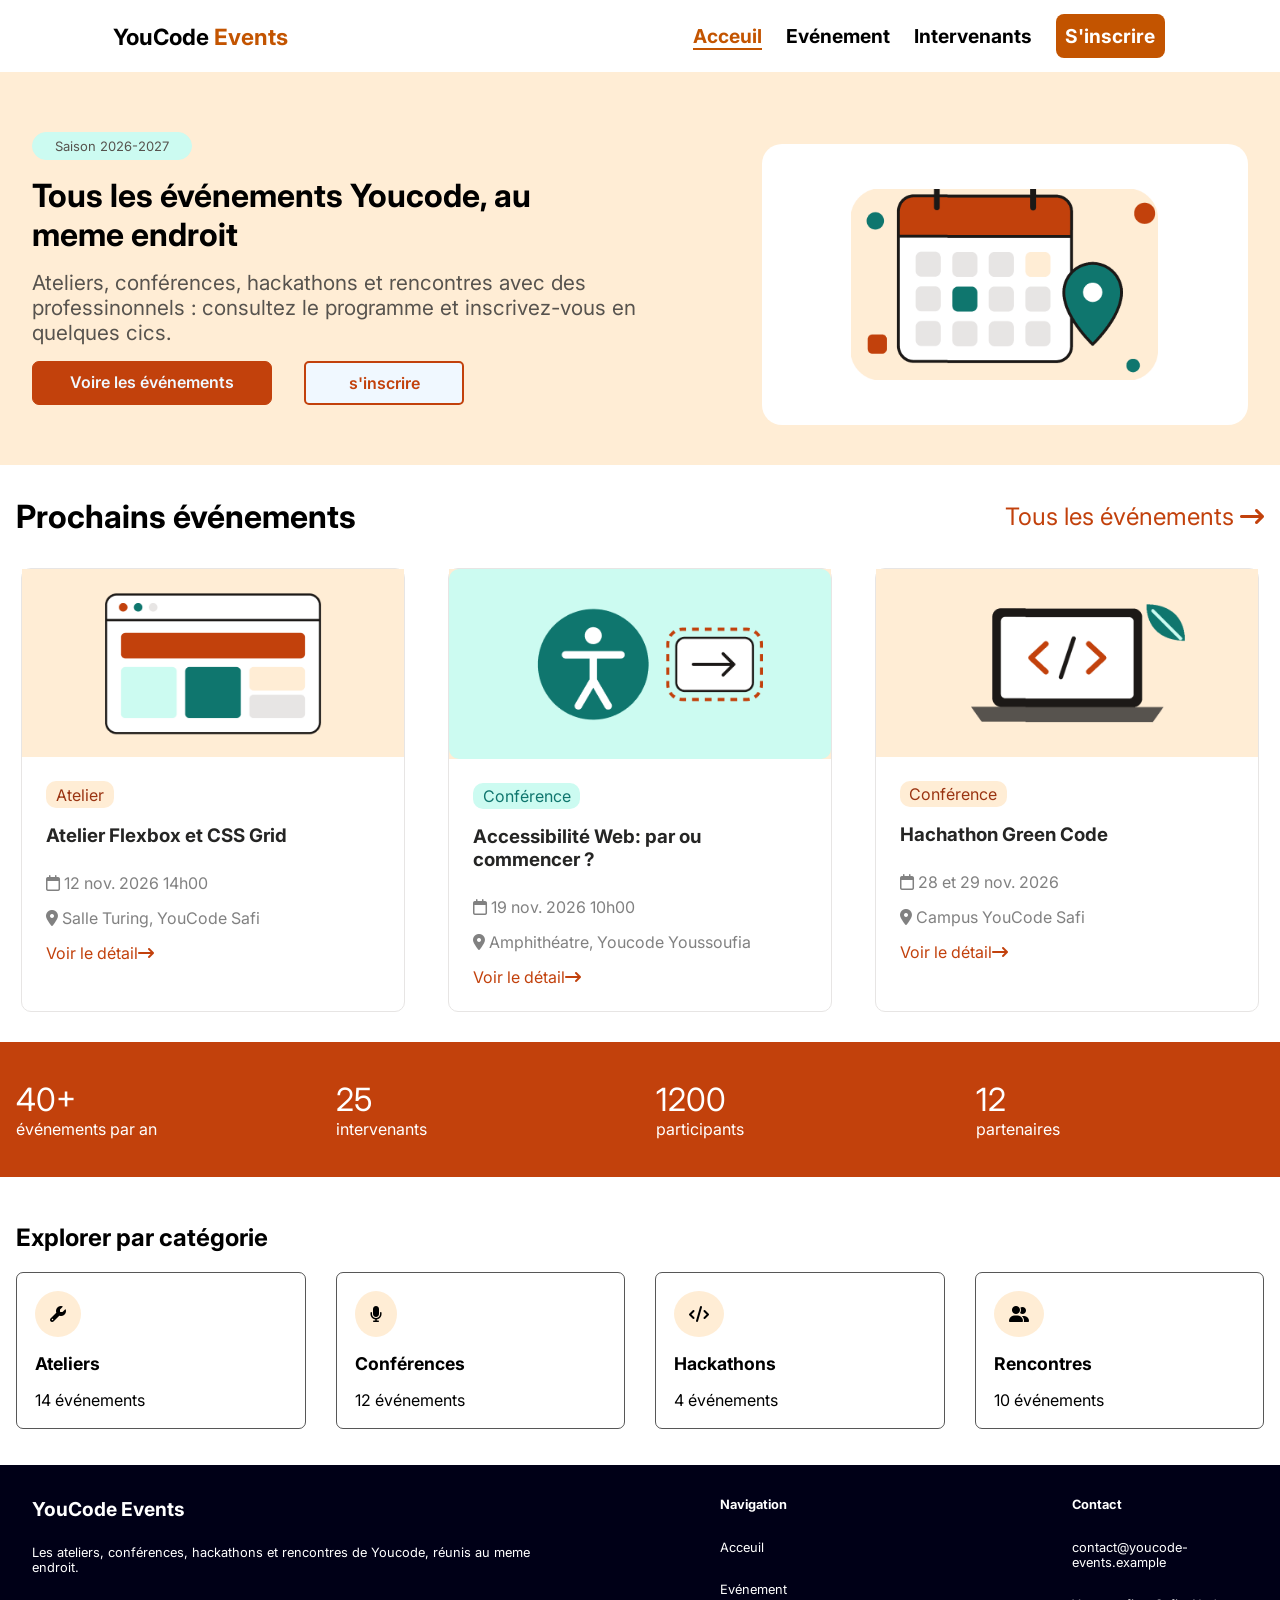
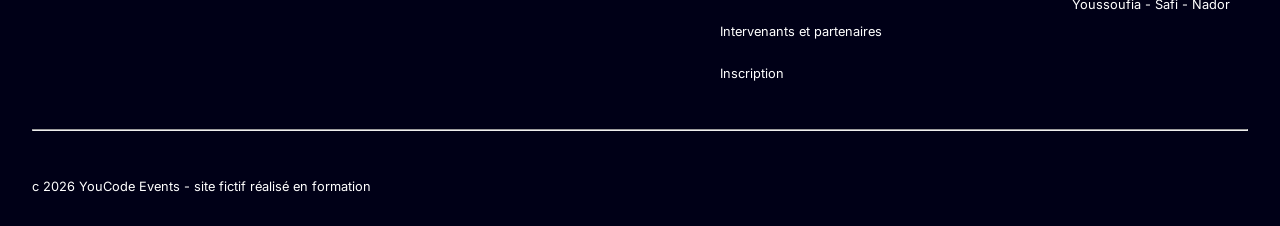
<file: index.html>
<!DOCTYPE html>
<html lang="en">

<head>
    <meta charset="UTF-8">
    <meta name="viewport" content="width=device-width, initial-scale=1.0">
    <title>Page d'acceuil</title>
    <link rel="stylesheet" href="css/index.css">
    <link rel="preconnect" href="https://fonts.googleapis.com">
    <link rel="preconnect" href="https://fonts.gstatic.com" crossorigin>
    <link
        href="https://fonts.googleapis.com/css2?family=Inter:ital,opsz,wght@0,14..32,100..900;1,14..32,100..900&display=swap"
        rel="stylesheet">
    <link rel="stylesheet" href="https://cdnjs.cloudflare.com/ajax/libs/font-awesome/6.7.2/css/all.min.css">
</head>

<body>

    <header>
        <div class="head">
            <h1>YouCode <span>Events</span></h1>
            <span class="list"><img src="assets/icons/list_icon.svg" alt=""></span>
        </div>
        <nav class="nav-bar hide-list">
            <a class="page-link current-page" href="index.html">Acceuil</a>
            <a class="page-link" href="evenements.html">Evénement</a>
            <a class="page-link" href="intervenants.html">Intervenants</a>
            <a class="button" href="inscription.html">S'inscrire</a>
        </nav>
    </header>

    <main class="main">
        <div class="container1">
            <section class="heroSection">
                <div class="part">
                    <div class="left">
                        <p class="saison">Saison 2026-2027</p>
                        <h1>Tous les événements Youcode, au meme endroit</h1>
                        <p class="parag">Ateliers, conférences, hackathons
                            et rencontres avec des professinonnels :
                            consultez le programme et inscrivez-vous en quelques cics.</p>
                    </div>
                    <div class="actions">
                        <div class="événe">
                            <a href="evenements.html">Voire les événements</a>
                        </div>
                        <div class="inscrir">
                            <a href="inscription.html">s'inscrire</a>
                        </div>
                    </div>
                </div>

                <div class="imageHero">
                    <img src="assets/images/Capture_decran_2026-10-12_094209.png">
                </div>
            </section>
        </div>







        <section class="evenement">
            <div class="conteneur">
                <div class="enTete">
                    <h2>Prochains événements</h2>
                    <div class="lien">
                        <a href="#">Tous les événements <i class="fa-solid fa-arrow-right-long"></i></a>
                    </div>
                </div>
                <div class="cartes">
                    <div class="carte1">
                        <div class="imgCarte1">
                            <img src="assets/images/Capture_decran_2026-10-12_094001.png" alt="">
                        </div>
                        <div class="contenu">
                            <p class="atelier">Atelier</p>
                            <h3>Atelier Flexbox et CSS Grid</h3>
                            <div class="info">
                                <div class="time">
                                    <time><i class="fa-regular fa-calendar"></i> 12 nov. 2026 14h00</time>
                                </div>
                                <div class="localisation">
                                    <p class="local"><i class="fa-solid fa-location-dot"></i> Salle Turing, YouCode Safi
                                    </p>
                                </div>
                                <div class="détail">
                                    <a href="evenement_detail.html" class="det">Voir le détail<i class="fa-solid fa-arrow-right-long"></i></a>
                                </div>
                            </div>
                        </div>

                    </div>
                    <div class="carte1">
                        <div class="imgCarte1">
                            <img src="assets/images/Capture_decran_2026-10-12_094053.png" alt="">
                        </div>
                        <div class="contenu">
                            <p class="atelier" style="color: #0F766E;background-color: #CCFBF1;">Conférence</p>
                            <h3>Accessibilité Web: par ou commencer ?</h3>
                            <div class="info">
                                <div class="time">
                                    <time><i class="fa-regular fa-calendar"></i> 19 nov. 2026 10h00</time>
                                </div>
                                <div class="localisation">
                                    <p class="local"><i class="fa-solid fa-location-dot"></i> Amphithéatre, Youcode
                                        Youssoufia</p>
                                </div>
                                <div class="détail">
                                    <a href="evenement_detail.html" class="det">Voir le détail<i class="fa-solid fa-arrow-right-long"></i></a>
                                </div>
                            </div>
                        </div>

                    </div>

                    <div class="carte1">
                        <div class="imgCarte1">
                            <img src="assets/images/Capture_decran_2026-10-12_094116.png" alt="">
                        </div>
                        <div class="contenu">
                            <p class="atelier">Conférence</p>
                            <h3>Hachathon Green Code</h3>
                            <div class="info">
                                <div class="time">
                                    <time><i class="fa-regular fa-calendar"></i> 28 et 29 nov. 2026</time>
                                </div>
                                <div class="localisation">
                                    <p class="local"><i class="fa-solid fa-location-dot"></i> Campus YouCode Safi</p>
                                </div>
                                <div class="détail">
                                    <a href="evenement_detail.html" class="det">Voir le détail <i class="fa-solid fa-arrow-right-long"></i></a>
                                </div>
                            </div>
                        </div>

                    </div>


                </div>

            </div>
        </section>




        <section class="chiffres">
            <div class="conteneur">
                <div class="stat">
                    <p class="valeur">40+</p>
                    <p class="libelle">événements par an</p>
                </div>


                <div class="stat">
                    <p class="valeur">25</p>
                    <p class="libelle">intervenants</p>
                </div>


                <div class="stat">
                    <p class="valeur">1200</p>
                    <p class="libelle">participants</p>
                </div>

                <div class="stat">
                    <p class="valeur">12</p>
                    <p class="libelle">partenaires</p>
                </div>
            </div>
        </section>





        <section class="catégories">
            <div class="conten">
                <h2>Explorer par catégorie</h2>
                <div class="grille">
                    <div class="carde">
                        <i class="fa-solid fa-wrench"></i>
                        <p class="titre">Ateliers</p>
                        <p class="NbrEvenements">14 événements</p>
                    </div>
                    <div class="carde">
                        <i class="fa-solid fa-microphone"></i>
                        <p class="titre">Conférences</p>
                        <p class="NbrEvenements">12 événements</p>
                    </div>
                    <div class="carde">
                        <i class="fa-solid fa-code"></i>
                        <p class="titre">Hackathons</p>
                        <p class="NbrEvenements">4 événements</p>
                    </div>
                    <div class="carde">
                        <i class="fa-solid fa-user-group"></i>
                        <p class="titre">Rencontres</p>
                        <p class="NbrEvenements">10 événements</p>
                    </div>
                </div>

            </div>
        </section>
    </main>

    <footer class="footer">
        <section class="container">
            <div class="top">
                <h3>YouCode Events</h3>
                <p>
                    Les ateliers, conférences, hackathons et rencontres de Youcode, réunis au meme endroit.
                </p>
            </div>

            <div class="navigation">
                <h4>Navigation</h4>
                <ul>
                    <li>Acceuil</li>
                    <li>Evénement</li>
                    <li>Intervenants et partenaires</li>
                    <li>Inscription</li>
                </ul>
            </div>

            <div class="contact">
                <h4>Contact</h4>
                <p class="email">contact@youcode-events.example</p>
                <p>Youssoufia - Safi - Nador</p>
            </div>

            <hr>

            <div class="rights">c 2026 YouCode Events - site fictif réalisé en formation</div>
        </section>
    </footer>
</body>

</html>
<script>
    let list_icon = document.querySelector(".list");
    let nav_bar = document.querySelector(".nav-bar");
    list_icon.addEventListener(("click"), () => {
        if (nav_bar.classList.contains("hide-list")) {
            nav_bar.classList.remove("hide-list");
            document.querySelector(".main").classList.add("display-none");
            document.querySelector(".footer").classList.add("display-none");
        }
        else {
            nav_bar.classList.add("hide-list");
            document.querySelector(".main").classList.remove("display-none");
            document.querySelector(".footer").classList.remove("display-none");
        }
    })
    // if(window.innerWidth > 950) nav_bar.classList.remove("hide-list");
</script>
</file>
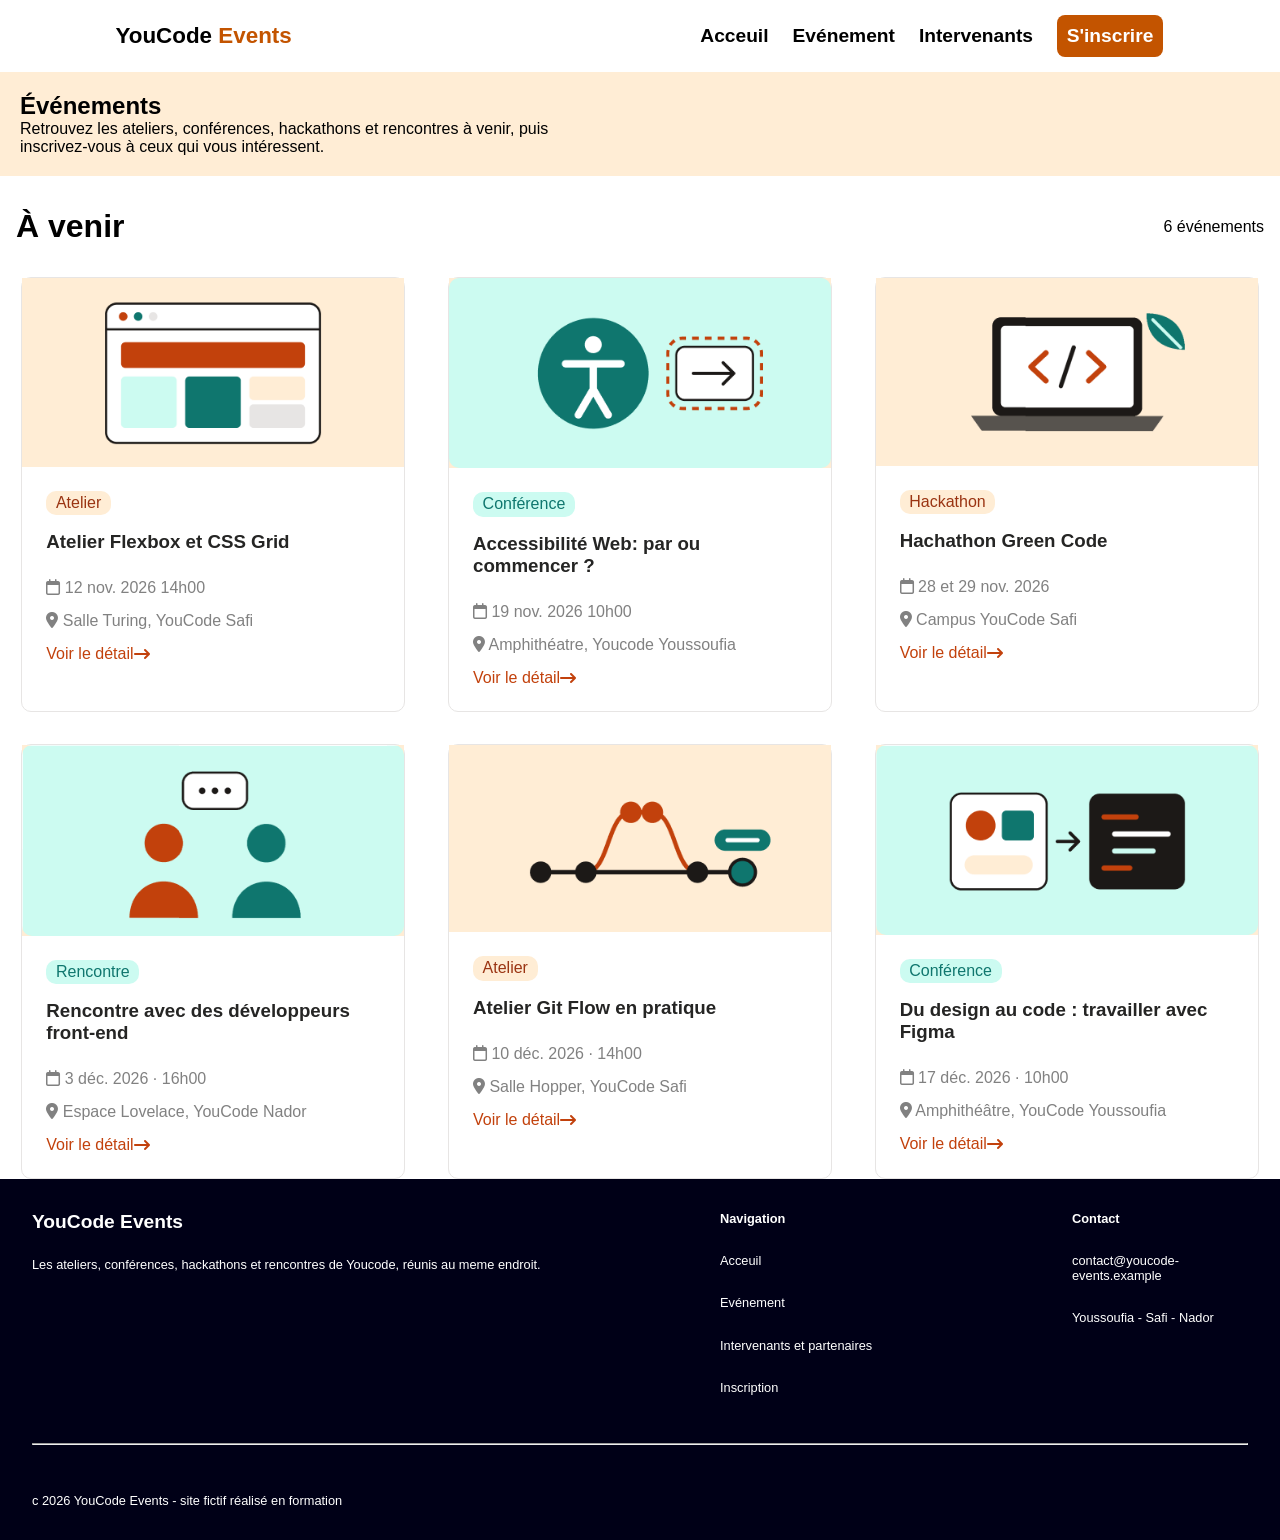
<file: evenement_detail.html>
<!DOCTYPE html>
<html lang="en">

<head>
    <meta charset="UTF-8">
    <meta name="viewport" content="width=device-width, initial-scale=1.0">
    <title>Document</title>
    <link rel="stylesheet" href="https://cdnjs.cloudflare.com/ajax/libs/font-awesome/6.7.2/css/all.min.css">
    <link rel="stylesheet" href="css/events_detail.css">
    <link rel="stylesheet" href="css/index.css">
</head>

<body>
    <header>
        <div class="head">
            <h1>YouCode <span>Events</span></h1>
            <span class="list"><img src="assets/icons/list_icon.svg" alt=""></span>
        </div>
        <nav class="nav-bar hide-list">
            <a class="page-link" href="index.html">Acceuil</a>
            <a class="page-link" href="evenements.html">Evénement</a>
            <a class="page-link" href="intervenants.html">Intervenants</a>
            <a class="button" href="inscription.html">S'inscrire</a>
        </nav>
    </header>

    <main>

        <section class="pageTitre">
        <div class="part">
            <h1>Événements</h1>
            <p class="accroche">Retrouvez les ateliers, conférences, hackathons et rencontres à venir, puis inscrivez-vous à ceux qui vous intéressent.</p>
        </div>

    </section>







    <section class="evenement">
        <div class="conteneur">
            <div class="enTete">
               <h2>À venir</h2>
               <p class="eve">6 événements</p>
            </div>
            <div class="cartes">
                <!-- carte 1 -->
                <div class="carte1">
                    <div class="imgCarte1">
                        <img src="assets/images/Capture_decran_2026-10-12_094001.png" alt="">
                    </div>
                    <div class="contenu">
                        <p class="atelier">Atelier</p>
                        <h3>Atelier Flexbox et CSS Grid</h3>
                        <div class="info">
                            <div class="time">
                                <time><i class="fa-regular fa-calendar"></i> 12 nov. 2026 14h00</time>
                            </div>
                            <div class="localisation">
                                <p class="local"><i class="fa-solid fa-location-dot"></i> Salle Turing, YouCode Safi</p>
                            </div>
                            <div class="détail">
                                <a class="det">Voir le détail<i class="fa-solid fa-arrow-right-long"></i></a>
                            </div>
                        </div>
                    </div>

                </div>
                <!-- carte 2 -->
                <div class="carte1">
                    <div class="imgCarte1">
                        <img src="assets/images/Capture_decran_2026-10-12_094053.png" alt="">
                    </div>
                    <div class="contenu">
                        <p class="atelier" style="color: #0F766E;background-color: #CCFBF1;">Conférence</p>
                        <h3>Accessibilité Web: par ou commencer ?</h3>
                        <div class="info">
                            <div class="time">
                                <time><i class="fa-regular fa-calendar"></i> 19 nov. 2026 10h00</time>
                            </div>
                            <div class="localisation">
                                <p class="local"><i class="fa-solid fa-location-dot"></i> Amphithéatre, Youcode Youssoufia</p>
                            </div>
                            <div class="détail">
                                <a class="det">Voir le détail<i class="fa-solid fa-arrow-right-long"></i></a>
                            </div>
                        </div>
                    </div>

                </div>

                <!-- carte 3 -->
                <div class="carte1">
                    <div class="imgCarte1">
                        <img src="assets/images/Capture_decran_2026-10-12_094116.png" alt="">
                    </div>
                    <div class="contenu">
                        <p class="atelier">Hackathon</p>
                        <h3>Hachathon Green Code</h3>
                        <div class="info">
                            <div class="time">
                                <time><i class="fa-regular fa-calendar"></i> 28 et 29 nov. 2026</time>
                            </div>
                            <div class="localisation">
                                <p class="local"><i class="fa-solid fa-location-dot"></i> Campus YouCode Safi</p>
                            </div>
                            <div class="détail">
                                <a class="det">Voir le détail<i class="fa-solid fa-arrow-right-long"></i></a>
                            </div>
                        </div>
                    </div>

                </div>
                <!-- carte 4 -->
                <div class="carte1">
                    <div class="imgCarte1">
                        <img src="assets/images/Capture_decran_2026-10-12_094126.png" alt="">
                    </div>
                    <div class="contenu">
                        <p class="atelier" style="color: #0F766E;background-color: #CCFBF1;">Rencontre</p>
                        <h3>Rencontre avec des développeurs front-end</h3>
                        <div class="info">
                            <div class="time">
                                <time><i class="fa-regular fa-calendar"></i> 3 déc. 2026 · 16h00</time>
                            </div>
                            <div class="localisation">
                                <p class="local"><i class="fa-solid fa-location-dot"></i> Espace Lovelace, YouCode Nador</p>
                            </div>
                            <div class="détail">
                                <a class="det">Voir le détail<i class="fa-solid fa-arrow-right-long"></i></a>
                            </div>
                        </div>
                    </div>

                </div>

                <!-- carte 5 -->
                <div class="carte1">
                    <div class="imgCarte1">
                        <img src="assets/images/Capture_decran_2026-10-12_094143.png" alt="">
                    </div>
                    <div class="contenu">
                        <p class="atelier">Atelier</p>
                        <h3>Atelier Git Flow en pratique</h3>
                        <div class="info">
                            <div class="time">
                                <time><i class="fa-regular fa-calendar"></i> 10 déc. 2026 · 14h00</time>
                            </div>
                            <div class="localisation">
                                <p class="local"><i class="fa-solid fa-location-dot"></i> Salle Hopper, YouCode Safi</p>
                            </div>
                            <div class="détail">
                                <a class="det">Voir le détail<i class="fa-solid fa-arrow-right-long"></i></a>
                            </div>
                        </div>
                    </div>

                </div>

                <!-- carte 6 -->
                <div class="carte1">
                    <div class="imgCarte1">
                        <img src="assets/images/Capture_decran_2026-10-12_094153.png" alt="">
                    </div>
                    <div class="contenu">
                        <p class="atelier" style="color: #0F766E;background-color: #CCFBF1;">Conférence</p>
                        <h3>Du design au code : travailler avec Figma</h3>
                        <div class="info">
                            <div class="time">
                                <time><i class="fa-regular fa-calendar"></i> 17 déc. 2026 · 10h00</time>
                            </div>
                            <div class="localisation">
                                <p class="local"><i class="fa-solid fa-location-dot"></i> Amphithéâtre, YouCode Youssoufia</p>
                            </div>
                            <div class="détail">
                                <a class="det">Voir le détail<i class="fa-solid fa-arrow-right-long"></i></a>
                            </div>
                        </div>
                    </div>
                </div>


            </div>

        </div>
    </section>




    
    </main>

    <footer class="footer">
        <section class="container">
            <div class="top">
                <h3>YouCode Events</h3>
                <p>
                    Les ateliers, conférences, hackathons et rencontres de Youcode, réunis au meme endroit.
                </p>
            </div>

            <div class="navigation">
                <h4>Navigation</h4>
                <ul>
                    <li>Acceuil</li>
                    <li>Evénement</li>
                    <li>Intervenants et partenaires</li>
                    <li>Inscription</li>
                </ul>
            </div>

            <div class="contact">
                <h4>Contact</h4>
                <p class="email">contact@youcode-events.example</p>
                <p>Youssoufia - Safi - Nador</p>
            </div>

            <hr>

            <div class="rights">c 2026 YouCode Events - site fictif réalisé en formation</div>
        </section>
    </footer>
</body>

</html>
<script>
    let list_icon = document.querySelector(".list");
    let nav_bar = document.querySelector(".nav-bar");
    list_icon.addEventListener(("click"), () => {
        if (nav_bar.classList.contains("hide-list")) {
            nav_bar.classList.remove("hide-list");
            document.querySelector(".main").classList.add("display-none");
            document.querySelector(".footer").classList.add("display-none");
        }
        else {
            nav_bar.classList.add("hide-list");
            document.querySelector(".main").classList.remove("display-none");
            document.querySelector(".footer").classList.remove("display-none");
        }
    })
    // if(window.innerWidth > 950) nav_bar.classList.remove("hide-list");
</script>
</file>
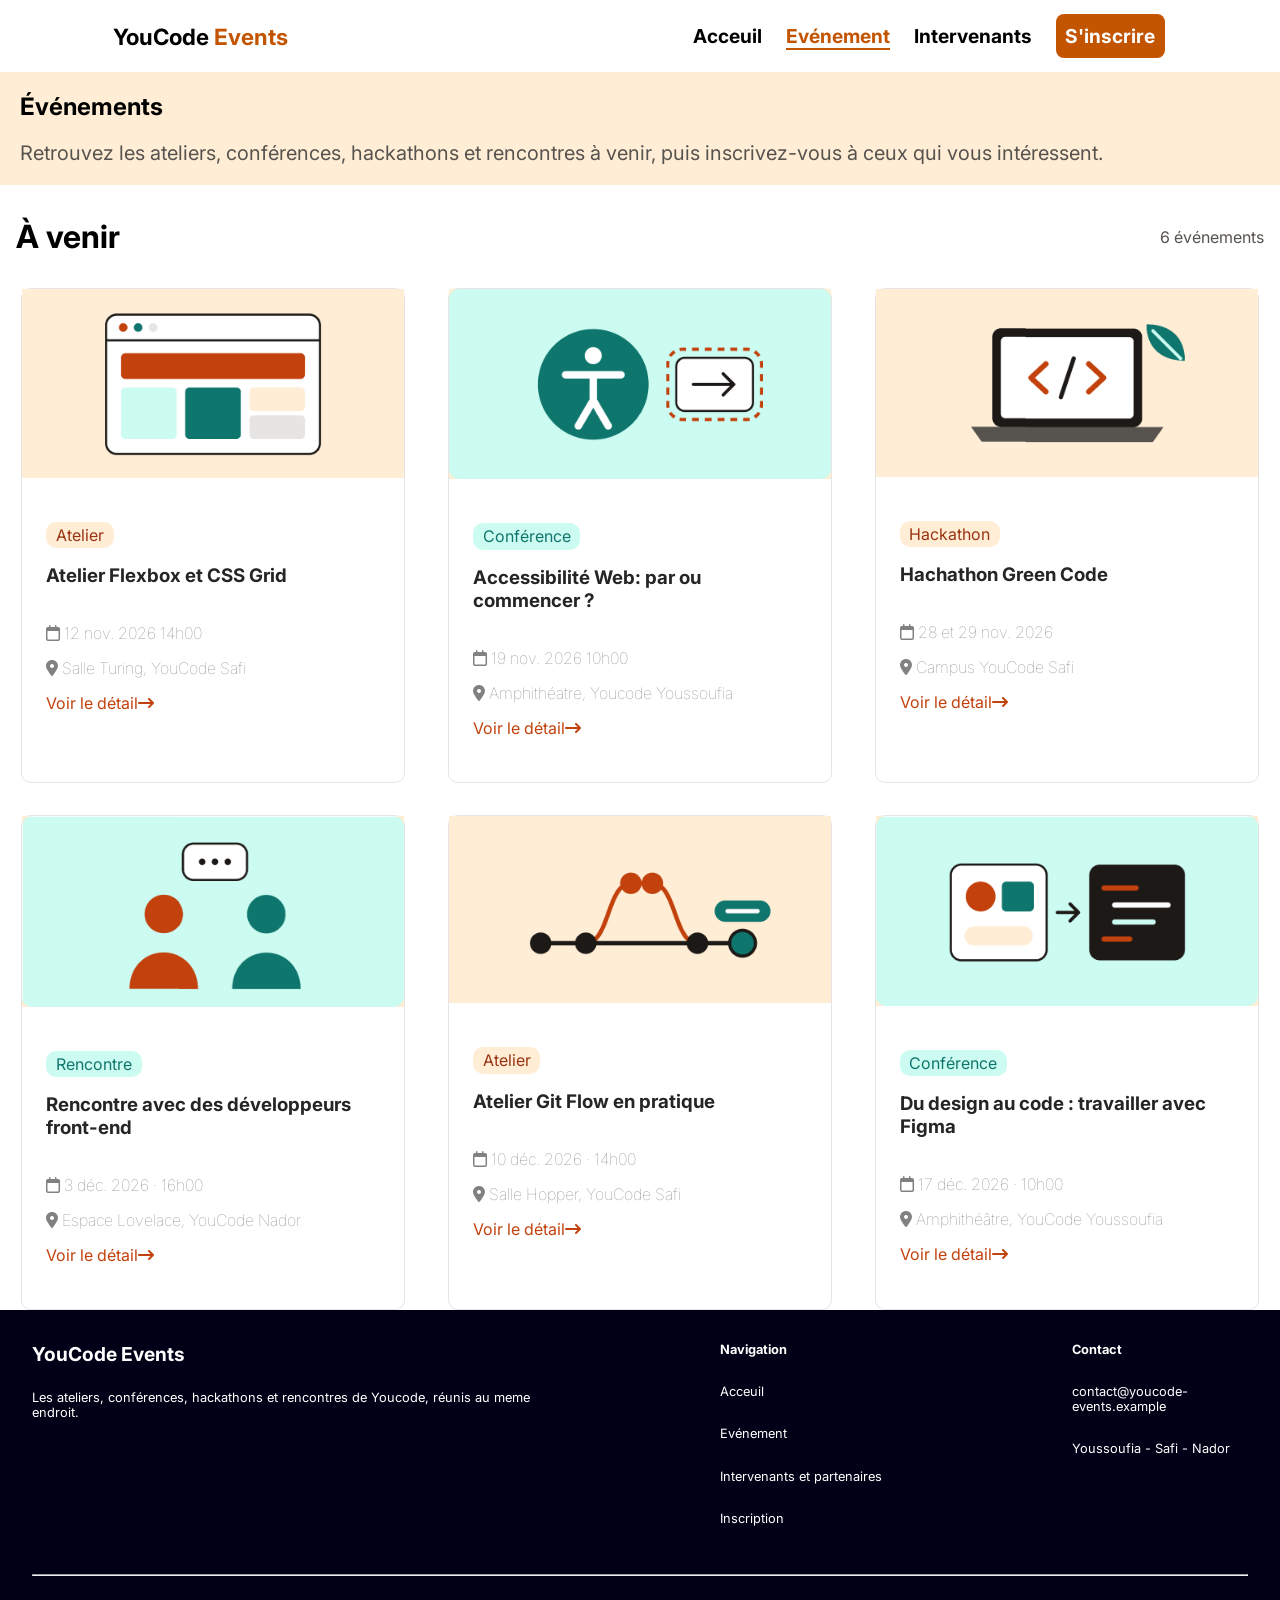
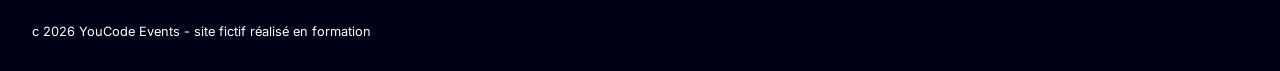
<file: evenements.html>
<!DOCTYPE html>
<html lang="en">

<head>
    <meta charset="UTF-8">
    <meta name="viewport" content="width=device-width, initial-scale=1.0">
    <title>Document</title>
    <link rel="stylesheet" href="css/evenements.css">
    <link rel="stylesheet" href="css/index.css">
    <link rel="preconnect" href="https://fonts.googleapis.com">
    <link rel="preconnect" href="https://fonts.gstatic.com" crossorigin>
    <link
        href="https://fonts.googleapis.com/css2?family=Inter:ital,opsz,wght@0,14..32,100..900;1,14..32,100..900&display=swap"
        rel="stylesheet">
    <link rel="stylesheet" href="https://cdnjs.cloudflare.com/ajax/libs/font-awesome/6.7.2/css/all.min.css">
</head>

<body>
    <header>
        <div class="head">
            <h1>YouCode <span>Events</span></h1>
            <span class="list"><img src="assets/icons/list_icon.svg" alt=""></span>
        </div>
        <nav class="nav-bar hide-list">
            <a class="page-link " href="index.html">Acceuil</a>
            <a class="page-link current-page" href="evenements.html">Evénement</a>
            <a class="page-link" href="intervenants.html">Intervenants</a>
            <a class="button" href="inscription.html">S'inscrire</a>
        </nav>
    </header>

    <main>
        
        <section class="pageTitre">
            <div class="part">
                <h1>Événements</h1>
                <p class="accroche">Retrouvez les ateliers, conférences, hackathons et rencontres à venir, puis inscrivez-vous à ceux qui vous intéressent.</p>
            </div>

        </section>

        <section class="evenement">
            <div class="conteneur">
                <div class="enTete">
                <h2>À venir</h2>
                <p class="eve">6 événements</p>
                </div>
                <div class="cartes">
                    <!-- carte 1 -->
                    <div class="carte1">
                        <div class="imgCarte1">
                            <img src="assets/images/Capture_decran_2026-10-12_094001.png" alt="">
                        </div>
                        <div class="contenu">
                            <p class="atelier">Atelier</p>
                            <h3>Atelier Flexbox et CSS Grid</h3>
                            <div class="info">
                                <div class="time">
                                    <time><i class="fa-regular fa-calendar"></i> 12 nov. 2026 14h00</time>
                                </div>
                                <div class="localisation">
                                    <p class="local"><i class="fa-solid fa-location-dot"></i> Salle Turing, YouCode Safi</p>
                                </div>
                                <div class="détail">
                                    <a href="evenement_detail.html" class="det">Voir le détail<i class="fa-solid fa-arrow-right-long"></i></a>
                                </div>
                            </div>
                        </div>

                    </div>
                    <!-- carte 2 -->
                    <div class="carte1">
                        <div class="imgCarte1">
                            <img src="assets/images/Capture_decran_2026-10-12_094053.png" alt="">
                        </div>
                        <div class="contenu">
                            <p class="atelier" style="color: #0F766E;background-color: #CCFBF1;">Conférence</p>
                            <h3>Accessibilité Web: par ou commencer ?</h3>
                            <div class="info">
                                <div class="time">
                                    <time><i class="fa-regular fa-calendar"></i> 19 nov. 2026 10h00</time>
                                </div>
                                <div class="localisation">
                                    <p class="local"><i class="fa-solid fa-location-dot"></i> Amphithéatre, Youcode Youssoufia</p>
                                </div>
                                <div class="détail">
                                    <a href="evenement_detail.html" class="det">Voir le détail<i class="fa-solid fa-arrow-right-long"></i></a>
                                </div>
                            </div>
                        </div>

                    </div>

                    <!-- carte 3 -->
                    <div class="carte1">
                        <div class="imgCarte1">
                            <img src="assets/images/Capture_decran_2026-10-12_094116.png" at="">
                        </div>
                        <div class="contenu">
                            <p class="atelier">Hackathon</p>
                            <h3>Hachathon Green Code</h3>
                            <div class="info">
                                <div class="time">
                                    <time><i class="fa-regular fa-calendar"></i> 28 et 29 nov. 2026</time>
                                </div>
                                <div class="localisation">
                                    <p class="local"><i class="fa-solid fa-location-dot"></i> Campus YouCode Safi</p>
                                </div>
                                <div class="détail">
                                    <a href="evenement_detail.html" class="det">Voir le détail<i class="fa-solid fa-arrow-right-long"></i></a>
                                </div>
                            </div>
                        </div>

                    </div>
                    <!-- carte 4 -->
                    <div class="carte1">
                        <div class="imgCarte1">
                            <img src="assets/images/Capture_decran_2026-10-12_094126.png" alt="">
                        </div>
                        <div class="contenu">
                            <p class="atelier" style="color: #0F766E;background-color: #CCFBF1;">Rencontre</p>
                            <h3>Rencontre avec des développeurs front-end</h3>
                            <div class="info">
                                <div class="time">
                                    <time><i class="fa-regular fa-calendar"></i> 3 déc. 2026 · 16h00</time>
                                </div>
                                <div class="localisation">
                                    <p class="local"><i class="fa-solid fa-location-dot"></i> Espace Lovelace, YouCode Nador</p>
                                </div>
                                <div class="détail">
                                    <a href="evenement_detail.html" class="det">Voir le détail<i class="fa-solid fa-arrow-right-long"></i></a>
                                </div>
                            </div>
                        </div>

                    </div>

                    <!-- carte 5 -->
                    <div class="carte1">
                        <div class="imgCarte1">
                            <img src="assets/images/Capture_decran_2026-10-12_094143.png" alt="">
                        </div>
                        <div class="contenu">
                            <p class="atelier">Atelier</p>
                            <h3>Atelier Git Flow en pratique</h3>
                            <div class="info">
                                <div class="time">
                                    <time><i class="fa-regular fa-calendar"></i> 10 déc. 2026 · 14h00</time>
                                </div>
                                <div class="localisation">
                                    <p class="local"><i class="fa-solid fa-location-dot"></i> Salle Hopper, YouCode Safi</p>
                                </div>
                                <div class="détail">
                                    <a href="evenement_detail.html" class="det">Voir le détail<i class="fa-solid fa-arrow-right-long"></i></a>
                                </div>
                            </div>
                        </div>

                    </div>

                    <!-- carte 6 -->
                    <div class="carte1">
                        <div class="imgCarte1">
                            <img src="assets/images/Capture_decran_2026-10-12_094153.png" alt="">
                        </div>
                        <div class="contenu">
                            <p class="atelier" style="color: #0F766E;background-color: #CCFBF1;">Conférence</p>
                            <h3>Du design au code : travailler avec Figma</h3>
                            <div class="info">
                                <div class="time">
                                    <time><i class="fa-regular fa-calendar"></i> 17 déc. 2026 · 10h00</time>
                                </div>
                                <div class="localisation">
                                    <p class="local"><i class="fa-solid fa-location-dot"></i> Amphithéâtre, YouCode Youssoufia</p>
                                </div>
                                <div class="détail">
                                    <a href="evenement_detail.html" class="det">Voir le détail<i class="fa-solid fa-arrow-right-long"></i></a>
                                </div>
                            </div>
                        </div>
                    </div>


                </div>

            </div>
        </section>




    

    </main>

    <footer class="footer">
        <section class="container">
            <div class="top">
                <h3>YouCode Events</h3>
                <p>
                    Les ateliers, conférences, hackathons et rencontres de Youcode, réunis au meme endroit.
                </p>
            </div>

            <div class="navigation">
                <h4>Navigation</h4>
                <ul>
                    <li>Acceuil</li>
                    <li>Evénement</li>
                    <li>Intervenants et partenaires</li>
                    <li>Inscription</li>
                </ul>
            </div>

            <div class="contact">
                <h4>Contact</h4>
                <p class="email">contact@youcode-events.example</p>
                <p>Youssoufia - Safi - Nador</p>
            </div>

            <hr>

            <div class="rights">c 2026 YouCode Events - site fictif réalisé en formation</div>
        </section>
    </footer>
</body>

</html>
<script>
    let list_icon = document.querySelector(".list");
    let nav_bar = document.querySelector(".nav-bar");
    list_icon.addEventListener(("click"), () => {
        if (nav_bar.classList.contains("hide-list")) {
            nav_bar.classList.remove("hide-list");
            document.querySelector(".main").classList.add("display-none");
            document.querySelector(".footer").classList.add("display-none");
        }
        else {
            nav_bar.classList.add("hide-list");
            document.querySelector(".main").classList.remove("display-none");
            document.querySelector(".footer").classList.remove("display-none");
        }
    })
    // if(window.innerWidth > 950) nav_bar.classList.remove("hide-list");
</script>
</file>
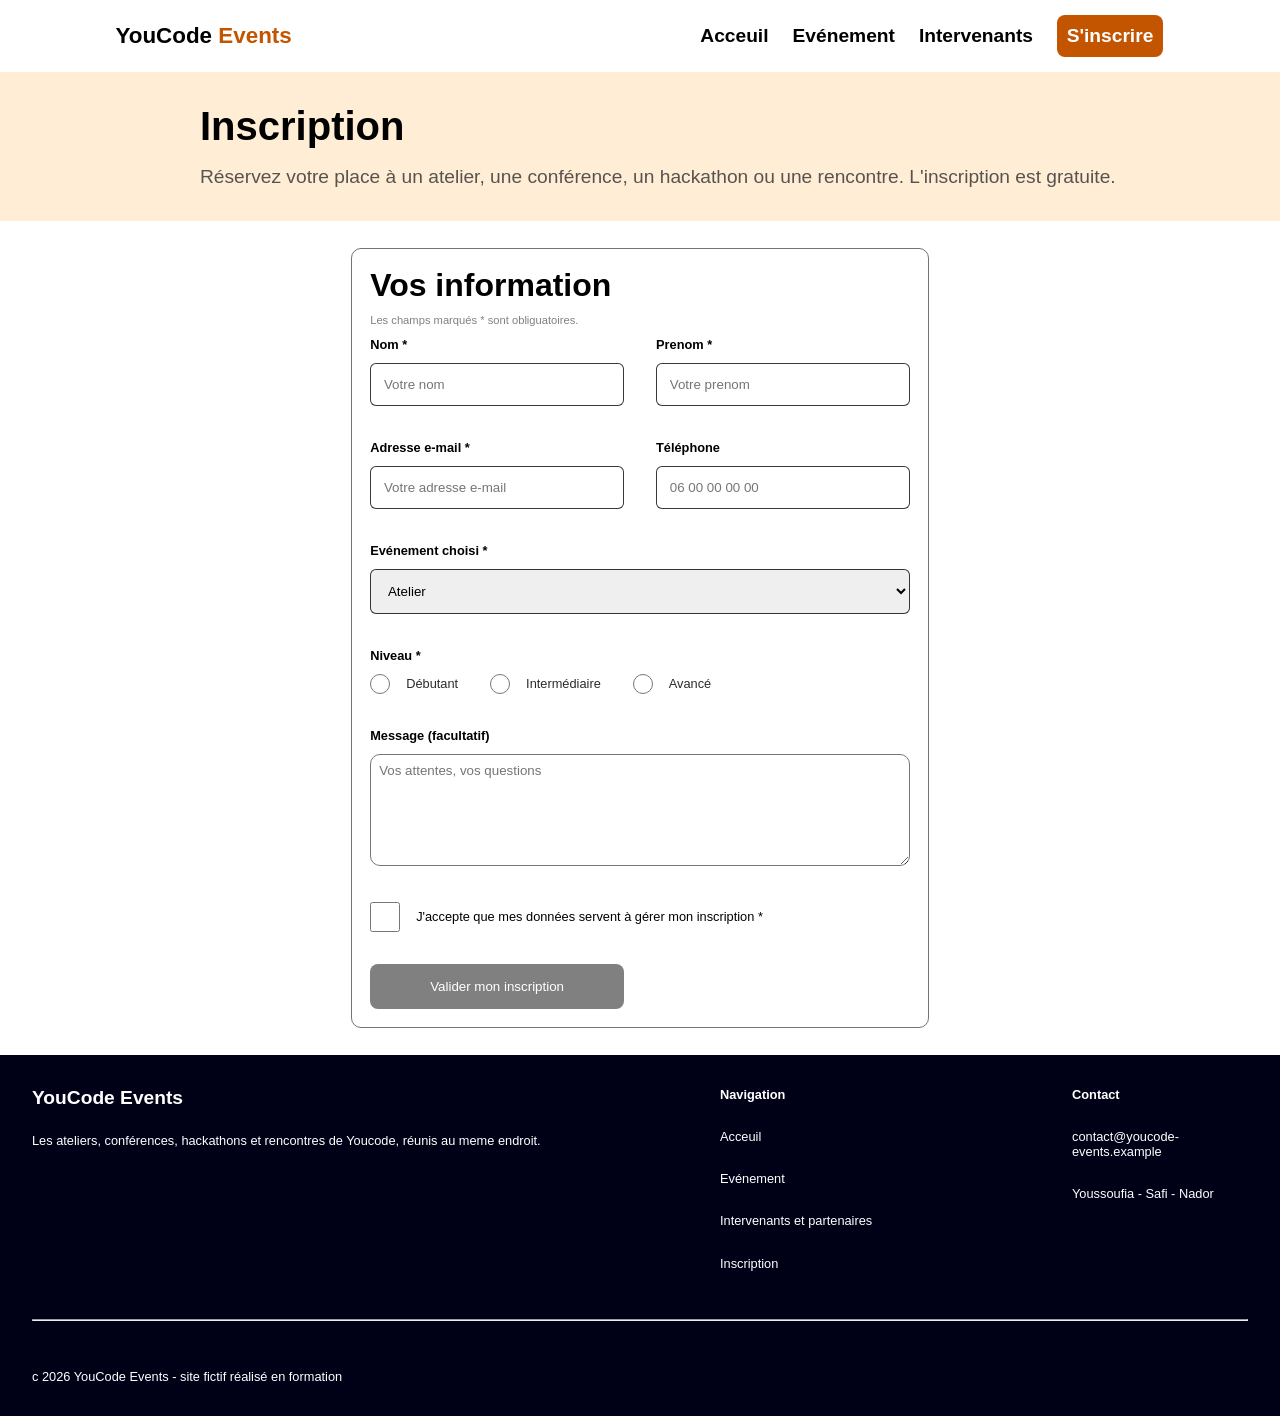
<file: inscription.html>
<!DOCTYPE html>
<html lang="en">

<head>
    <meta charset="UTF-8">
    <meta name="viewport" content="width=device-width, initial-scale=1.0">
    <title>Document</title>
    <link rel="stylesheet" href="css/index.css">
    <link rel="stylesheet" href="css/inscription.css">
</head>

<body>
    <header>
        <div class="head">
            <h1>YouCode <span>Events</span></h1>
            <span class="list"><img src="assets/icons/list_icon.svg" alt=""></span>
        </div>
        <nav class="nav-bar hide-list">
            <a class="page-link" href="index.html">Acceuil</a>
            <a class="page-link" href="evenements.html">Evénement</a>
            <a class="page-link" href="intervenants.html">Intervenants</a>
            <a class="button" href="inscription.html">S'inscrire</a>
        </nav>
    </header>
    <div class="top-section">
        <h1>Inscription</h1>
        <p>Réservez votre place à un atelier, une conférence, un hackathon ou une rencontre. L'inscription est gratuite.
        </p>
    </div>
    <main class="main">
        <div class="main-form">
            <h1>Vos information</h1>
            <p>Les champs marqués * sont obliguatoires.</p>
            <p class="good result">Inscription Valide et envoyer avec succes</p>
            <p class="bad result">Inscription non valide verifier les champs</p>
            <form action="">
                <div class="nom">
                    <label for="">Nom *</label> <br>
                    <input onchange="ValidInput(this)" type="text" id="input_nom" placeholder="Votre nom" class="input">
                    <p class="success validation hide_p">
                        Champ valide
                    </p>
                    <p class="error validation hide_p">
                        Champ invalide
                    </p>
                </div>

                <div class="prenom">
                    <label for="">Prenom *</label> <br>
                    <input type="text" id="input_prenom" placeholder="Votre prenom">
                    <p class="success validation hide_p">
                        Champ valide
                    </p>
                    <p class="error validation hide_p">
                        Champ invalide
                    </p>
                </div>

                <div class="email">
                    <label for="">Adresse e-mail *</label> <br>
                    <input type="email" id="input_email" placeholder="Votre adresse e-mail">
                    <p class="success validation hide_p">
                        Champ valide
                    </p>
                    <p class="error validation hide_p">
                        Erreur: Saisir une adresse valid, par exemple nom@domaine.com
                    </p>
                </div>

                <div class="telephone">
                    <label for="">Téléphone</label> <br>
                    <input type="tel" id="input_tele" placeholder="06 00 00 00 00">
                    <p class="success validation hide_p">
                        Champ valide
                    </p>
                    <p class="error validation hide_p">
                        Erreur: Saisir un numero de téléphone valid, par exemple: 0610203040
                    </p>
                </div>

                <div class="event">
                    <label for="">Evénement choisi *</label> <br>
                    <select name="" id="" placeholder="Choisir un événement">
                        <option value="Atelier">Atelier</option>
                        <option value="Conférence">Conférence</option>
                        <option value="Hackathon">Hackathon</option>
                        <option value="Rencontre">Rencontre</option>
                    </select>
                </div>

                <div class="niveau-section">
                    <label for="">Niveau *</label>
                    <div class="niveau">
                        <div>
                            <input value="Débutant" name="niveau" type="radio"> <label for="">Débutant</label>
                        </div>
                        <div>
                            <input value="Intermédiaire" name="niveau" type="radio"> <label for="">Intermédiaire</label>
                        </div>
                        <div>
                            <input value="Avancé" name="niveau" type="radio"> <label for="">Avancé</label>
                        </div>
                    </div>
                </div>

                <div class="message">
                    <label for="">Message (facultatif)</label> <br>
                    <textarea name="" id="" placeholder="Vos attentes, vos questions"></textarea>
                </div>

                <div class="confirmer">
                    <input type="checkbox" id="checkbox">
                    <label for="">J'accepte que mes données servent à gérer mon inscription *</label>
                </div>
                <div class="button">
                    <button disabled id="btn" class="disabled">Valider mon inscription</button>
                </div>
            </form>
        </div>
    </main>

    <footer class="footer">
        <section class="container">
            <div class="top">
                <h3>YouCode Events</h3>
                <p>
                    Les ateliers, conférences, hackathons et rencontres de Youcode, réunis au meme endroit.
                </p>
            </div>

            <div class="navigation">
                <h4>Navigation</h4>
                <ul>
                    <li>Acceuil</li>
                    <li>Evénement</li>
                    <li>Intervenants et partenaires</li>
                    <li>Inscription</li>
                </ul>
            </div>

            <div class="contact">
                <h4>Contact</h4>
                <p class="email">contact@youcode-events.example</p>
                <p>Youssoufia - Safi - Nador</p>
            </div>

            <hr>

            <div class="rights">c 2026 YouCode Events - site fictif réalisé en formation</div>
        </section>
    </footer>
</body>

</html>
<script>
    let list_icon = document.querySelector(".list");
    let nav_bar = document.querySelector(".nav-bar");
    list_icon.addEventListener(("click"), () => {
        if (nav_bar.classList.contains("hide-list")) {
            nav_bar.classList.remove("hide-list");
            document.querySelector(".main").classList.add("display-none");
            document.querySelector(".footer").classList.add("display-none");
        }
        else {
            nav_bar.classList.add("hide-list");
            document.querySelector(".main").classList.remove("display-none");
            document.querySelector(".footer").classList.remove("display-none");
        }
    })



    const symbols = [
        "~", "&", "é", "-", "(", "'", "è", "ç",
        '"', "à", ")", "=", "+", "*", "/", "\\",
        "@", "#", "$", "%", "^", "_", ".", ",",
        ";", ":", "!", "?", "[", "]", "{", "}",
        "<", ">", "|", "`", " ", "0", "1", "2", "3", "4", "5", "6", "7", "8", "9"
    ];
    const numbers = [
        "0", "1", "2", "3", "4", "5", "6", "7", "8", "9"
    ]

    function Success(input) {
        input.parentElement.querySelector(".success").classList.remove("hide_p");

        input.parentElement.querySelector(".error").classList.add("hide_p");

        input.classList.add("border_green");

        input.classList.remove("border_red");
    }

    function Errore(input) {
        input.parentElement.querySelector(".success").classList.add("hide_p");

        input.parentElement.querySelector(".error").classList.remove("hide_p");

        input.classList.remove("border_green");

        input.classList.add("border_red");
    }

    let input_nom = document.querySelector("#input_nom");
    let input_prenom = document.querySelector("#input_prenom");
    let input_email = document.querySelector("#input_email");
    let input_tele = document.querySelector("#input_tele");
    function ValidInput(input) {
        if (!(symbols.some((r) => input.value.includes(r))) && input.value.length > 2) {
            return true;
        }
        else {
            return false;
        }
    }
    input_nom.addEventListener(("input"), () => {
        if (ValidInput(input_nom)) Success(input_nom)
        else Errore(input_nom)
    })
    input_prenom.addEventListener(("input"), () => {
        if (ValidInput(input_prenom)) Success(input_prenom)
        else Errore(input_prenom)
    })


    function valid_phone(input) {
        if (input.value[0] == 0 && numbers.some((n) => n.includes(n)) && input.value.length === 10) return true;
        else return false
    }

    input_tele.addEventListener("input", () => {
        if (valid_phone(input_tele)) Success(input_tele)
        else Errore(input_tele);
    })

    function validEmail(email) {
        let regexEmail = /^[^\s@]+@[^\s@]+\.[^\s@]+$/;
        return regexEmail.test(email);
    }

    input_email.addEventListener(("input"), () => {
        if (validEmail(input_email.value)) Success(input_email)
        else Errore(input_email);
    })

    let niveau = document.querySelector('input[name = "niveau"]:checked');

    let checkbox = document.querySelector("#checkbox");
    let button = document.querySelector("#btn");
    let is_checked = false;
    checkbox.addEventListener("change", () => {
        if (checkbox.checked) {
            button.disabled = false;
            button.classList.remove("disabled");
            is_checked = true;
        } else {
            button.disabled = true;
            button.classList.add("disabled");
            is_checked = false
        }
    });


</script>
</file>
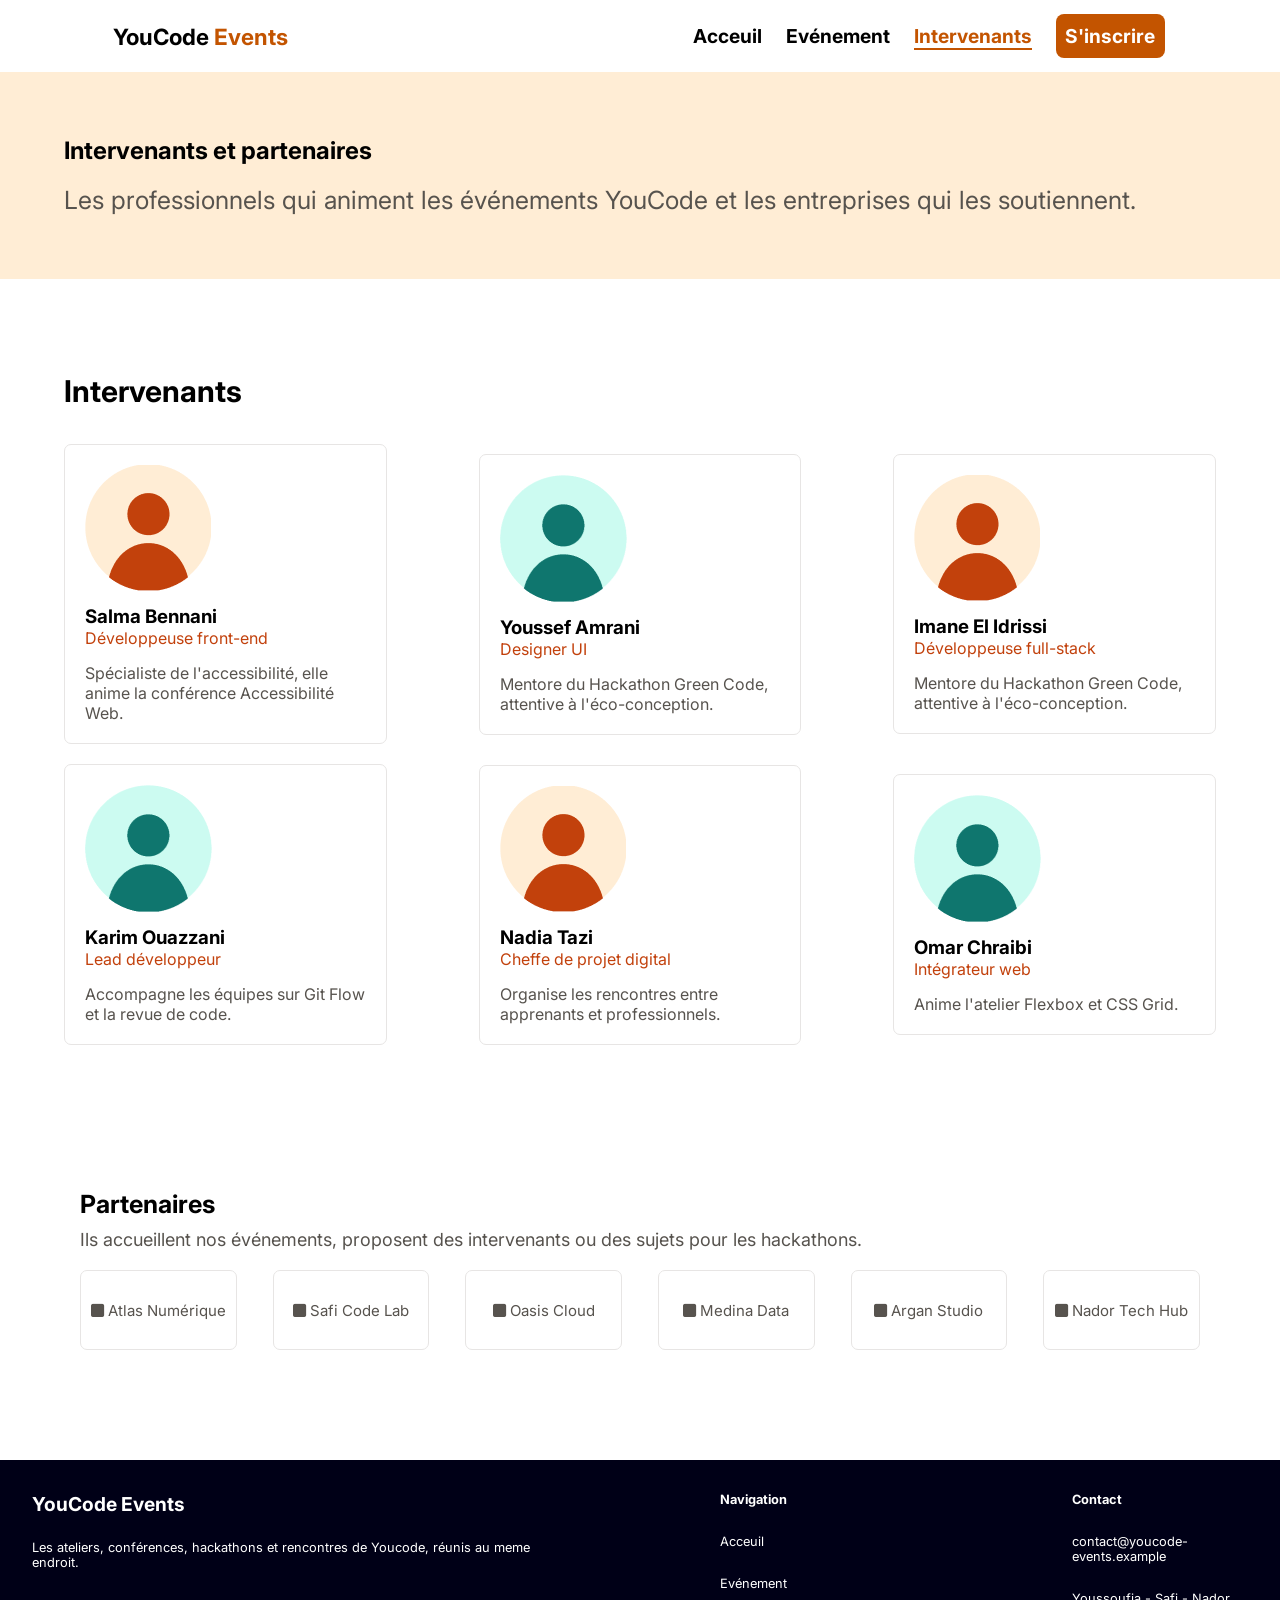
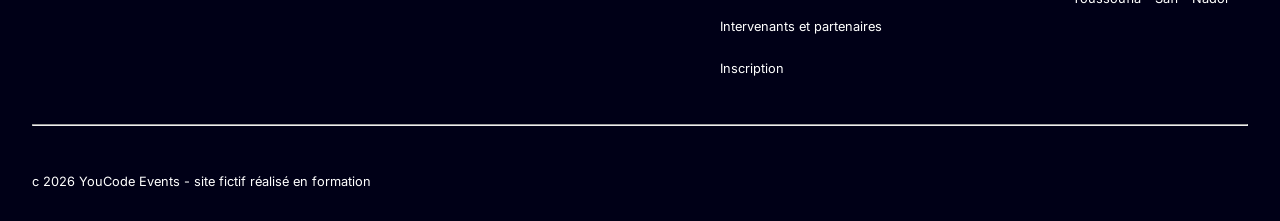
<file: intervenants.html>
<!DOCTYPE html>
<html lang="en">

<head>
    <meta charset="UTF-8">
    <meta name="viewport" content="width=device-width, initial-scale=1.0">
    <title>Document</title>
        <link rel="stylesheet" href="css/intervenants.css">
        <link rel="stylesheet" href="css/index.css">
    <link rel="preconnect" href="https://fonts.googleapis.com">
    <link rel="preconnect" href="https://fonts.gstatic.com" crossorigin>
    <link
        href="https://fonts.googleapis.com/css2?family=Inter:ital,opsz,wght@0,14..32,100..900;1,14..32,100..900&display=swap"
        rel="stylesheet">
    <link rel="stylesheet" href="https://cdnjs.cloudflare.com/ajax/libs/font-awesome/6.7.2/css/all.min.css">
</head>

<body>
    <header>
        <div class="head">
            <h1>YouCode <span>Events</span></h1>
            <span class="list"><img src="assets/icons/list_icon.svg" alt=""></span>
        </div>
        <nav class="nav-bar hide-list">
            <a class="page-link" href="index.html">Acceuil</a>
            <a class="page-link" href="evenements.html">Evénement</a>
            <a class="page-link current-page" href="intervenants.html">Intervenants</a>
            <a class="button" href="inscription.html">S'inscrire</a>
        </nav>
    </header>

    <main>

    <section class="titrePage">
            <div class="conteneur">
                <h1>Intervenants et partenaires</h1>
                <p class="accroche">Les professionnels qui animent les
                    événements YouCode et les entreprises
                    qui les soutiennent.</p>
            </div>
        </section>
        <section class="Intervenants">
            <div class="conteneur">
                <h2>Intervenants</h2>
                <div class="grille">
                    <article class="card1">
                        <div class="image1">
                            <img src="assets/images/Capture_decran_2026-10-12_094221.png">
                        </div>
                        <div class="identité">
                            <h3>Salma Bennani</h3>
                            <p class="role">Développeuse front-end</p>
                        </div>
                        <div class="Description">
                            <p class=" descrip">Spécialiste de l'accessibilité,
                            elle anime la conférence Accessibilité Web.</p>
                        </div>
                    </article>

                    <article class="card1">
                        <div class="image1">
                            <img src="assets/images/Capture_decran_2026-10-12_094227.png">
                        </div>
                        <div class="identité">
                            <h3>Youssef Amrani</h3>
                            <p class="role">Designer UI</p>
                        </div>
                        <div class="Description">
                            <p class=" descrip">Mentore du Hackathon Green Code, attentive à 
                                l'éco-conception.</p>
                        </div>
                    </article>

                    <article class="card1">
                        <div class="image1">
                            <img src="assets/images/Capture_decran_2026-10-12_094221.png">
                        </div>
                        <div class="identité">
                            <h3>Imane El Idrissi</h3>
                            <p class="role">Développeuse full-stack</p>
                        </div>
                        <div class="Description">
                            <p class=" descrip">Mentore du Hackathon Green Code, attentive à 
                                l'éco-conception.</p>
                        </div>
                    </article>

                    <article class="card1">
                        <div class="image1">
                            <img src="assets/images/Capture_decran_2026-10-12_094227.png">
                        </div>
                        <div class="identité">
                            <h3>Karim Ouazzani</h3>
                            <p class="role">Lead développeur</p>
                        </div>
                        <div class="Description">
                            <p class=" descrip">Accompagne les équipes sur Git Flow et la
                                revue de code.</p>
                        </div>
                    </article>

                    <article class="card1">
                        <div class="image1">
                            <img src="assets/images/Capture_decran_2026-10-12_094221.png">
                        </div>
                        <div class="identité">
                            <h3>Nadia Tazi</h3>
                            <p class="role">Cheffe de projet digital</p>
                        </div>
                        <div class="Description">
                            <p class=" descrip">Organise les rencontres entre apprenants et professionnels.</p>
                        </div>
                    </article>

                    <article class="card1">
                        <div class="image1">
                            <img src="assets/images/Capture_decran_2026-10-12_094227.png">
                        </div>
                        <div class="identité">
                            <h3>Omar Chraibi</h3>
                            <p class="role">Intégrateur web</p>
                        </div>
                        <div class="Description">
                            <p class=" descrip">Anime l'atelier Flexbox et CSS Grid.</p>
                        </div>
                    </article>
                </div>
            </div>
        </section>
        

        <section class="partenaires">
            <div class="conteneur">
                <div class="enTete">
                    <h2>Partenaires</h2>
                    <p class="text">Ils accueillent nos événements, proposent
                        des intervenants ou des 
                        sujets pour les hackathons.</p>
                </div>
                <div class="grille">
                    <article class="logo">
                        <p class="nom"><i class="fa-solid fa-square"></i> Atlas Numérique</p>
                    </article>
                    <article class="logo">
                        <p class="nom"><i class="fa-solid fa-square"></i> Safi Code Lab</p>
                    </article>
                    <article class="logo">
                        <p class="nom"><i class="fa-solid fa-square"></i> Oasis Cloud</p>
                    </article>
                    <article class="logo">
                        <p class="nom"><i class="fa-solid fa-square"></i> Medina Data</p>
                    </article>
                    <article class="logo">
                        <p class="nom"><i class="fa-solid fa-square"></i> Argan Studio</p>
                    </article>
                    <article class="logo">
                        <p class="nom"><i class="fa-solid fa-square"></i></i> Nador Tech Hub</p>
                    </article>
                </div>
            </div>
        </section>


    </main>

    <footer class="footer">
        <section class="container">
            <div class="top">
                <h3>YouCode Events</h3>
                <p>
                    Les ateliers, conférences, hackathons et rencontres de Youcode, réunis au meme endroit.
                </p>
            </div>

            <div class="navigation">
                <h4>Navigation</h4>
                <ul>
                    <li>Acceuil</li>
                    <li>Evénement</li>
                    <li>Intervenants et partenaires</li>
                    <li>Inscription</li>
                </ul>
            </div>

            <div class="contact">
                <h4>Contact</h4>
                <p class="email">contact@youcode-events.example</p>
                <p>Youssoufia - Safi - Nador</p>
            </div>

            <hr>

            <div class="rights">c 2026 YouCode Events - site fictif réalisé en formation</div>
        </section>
    </footer>
</body>

</html>
<script>
    let list_icon = document.querySelector(".list");
    let nav_bar = document.querySelector(".nav-bar");
    list_icon.addEventListener(("click"), () => {
        if (nav_bar.classList.contains("hide-list")) {
            nav_bar.classList.remove("hide-list");
            document.querySelector(".main").classList.add("display-none");
            document.querySelector(".footer").classList.add("display-none");
        }
        else {
            nav_bar.classList.add("hide-list");
            document.querySelector(".main").classList.remove("display-none");
            document.querySelector(".footer").classList.remove("display-none");
        }
    })
    // if(window.innerWidth > 950) nav_bar.classList.remove("hide-list");
</script>
</file>
<file: css/index.css>
* {
    padding: 0;
    margin: 0;
    box-sizing: border-box;
    font-family: "Inter", sans-serif;
}

:root {
    --primary-color: rgb(195, 84, 0);
}

.head h1 span {
    color: var(--primary-color);
}

.head h1 {
    font-size: 1.2rem;
}

.head span img {
    width: 2.5rem;
    height: auto;
}

header {
    position: relative;
}

.head {
    display: flex;
    justify-content: space-between;
    align-items: center;
    padding: 1rem 1.5rem;
    height: 4.5rem;
}

header nav {
    position: absolute;
    background-color: white;
    transition: all 0.5s;
}

header nav a {
    text-decoration: none;
    color: black;
    font-size: 2rem;
}

header nav {
    width: 100%;
    height: calc(100vh - 5rem);
    display: flex;
    flex-direction: column;
    align-items: center;
    justify-content: start;
    gap: 3rem;
    font-weight: bold;
    padding-top: 30%;
}

header nav .current-page {
    color: var(--primary-color);
    width: fit-content;
    position: relative;
}

header nav .current-page::before {
    content: "";
    position: absolute;
    top: 100%;
    width: 100%;
    height: 2px;
    background-color: var(--primary-color);
}

header nav .button {
    color: white;
    background-color: var(--primary-color);
    width: fit-content;
    padding: 0.6rem 0.6rem;
    border: none;
    border-radius: 0.5rem;
}

.hide-list {
    transform: translateX(-100vw);
    transition: all 0.5s;
}

.display-none {
    display: none;
}

.footer .container {
    background-color: rgb(0, 0, 23);
    color: white;
    padding: 2rem;
    display: flex;
    flex-direction: column;
    gap: 2.5rem;
}

.top h3 {
    font-size: 1.2rem;
}

.top p {
    font-size: 0.8rem;
}

.top {
    display: flex;
    flex-direction: column;
    gap: 1.5rem;
}

.navigation {
    font-size: 0.8rem;
}

.navigation {
    display: flex;
    flex-direction: column;
    gap: 1.7rem;
}

.navigation ul {
    list-style: none;
    display: flex;
    flex-direction: column;
    gap: 1.7rem;
}

.contact {
    font-size: 0.8rem;
    display: flex;
    flex-direction: column;
    gap: 1.7rem;
}

hr {
    display: inline-block;
}

.rights {
    font-size: 0.8rem;
}

/*
--------------------------------------------------------------------
main content
--------------------------------------------------------------------
*/

.main .container1 {
    display: flex;
    justify-content: center;
    align-items: center;
}

.heroSection {
    background-color: #FFEDD5;
    width: 100%;
    padding: 2rem 0;
}


.heroSection {
    display: flex;
    justify-content: space-between;
    flex-direction: column;
    flex-wrap: wrap;
    padding: 2.5rem 2rem;
    gap: 0.8rem;
}

.heroSection .part {
    display: flex;
    flex-direction: column;
    justify-content: center;
    gap: 1rem;
    width: 100%;
}

.heroSection .part .left .saison {
    border: 1px solid #CCFBF1;
    background-color: #CCFBF1;
    border-radius: 20px;
    text-align: center;
    font-size: 13px;
    padding: 5px 10px;
}

.heroSection .part h1 {
    display: flex;
    flex-wrap: wrap;
    font-size: 1.5rem;
}

.heroSection .part p {
    color: #57534E;
}

.heroSection .part .saison {
    width: 10rem;
}

.heroSection .actions {
    display: flex;
    flex-direction: column;
    justify-content: center;
    gap: 0.8rem;
}

.heroSection .part .événe {
    border: 1px solid #C2410C;
    background-color: #C2410C;
    border-radius: 7px;
    padding: 10px 16px;
    text-align: center;
    font-weight: 600;
}

.heroSection .part .événe a {
    color: aliceblue;
    text-decoration: none;
}


.heroSection .part .inscrir {
    border: 2px solid #C2410C;
    border-radius: 5px;
    background-color: aliceblue;
    padding: 10px 16px;
    text-align: center;
}

.heroSection .part .inscrir a {
    color: #C2410C;
    text-decoration: none;
    font-weight: 600;
}

.heroSection .imageHero {
    margin-top: 2rem;
    width: 100%;
    height: auto;
    border: #FFFFFF;
    border-radius: 20px;
    background-color: #FFFFFF;
    display: flex;
    justify-content: center;
    align-items: center;
}

.heroSection .imageHero img {
    padding: 0 20vw;
    width: 60vw;
    height: auto;
    padding: 5vh 8vw;

}








.evenement {
    width: 100%;
    padding: 0 16px;
}



.evenement .conteneur .enTete {
    display: flex;
    justify-content: space-between;
    flex-direction: column;
    align-items: start;
    margin: 2rem 0;
}

.evenement .conteneur .enTete h2 {
    font-size: 1rem;
}

.evenement .conteneur .enTete .lien a {
    text-decoration: none;
    color: #C2410C;
    font-size: 0.8rem;
}

.evenement .conteneur .cartes {
    display: grid;
    grid-template-columns: repeat(1, 90%);
    gap: 2rem;
    justify-content: center;
}


.evenement .conteneur .cartes .carte1 {
    border: 1px solid rgba(0, 0, 0, 0.323);
    border-radius: 10px;
}

.evenement .conteneur .cartes .carte1 .imgCarte1 {
    background-color: #FFEDD5;
}

.evenement .conteneur .cartes .carte1 .imgCarte1 img {
    width: 100%;
    height: 100%;
    display: flex;
    align-items: center;
    justify-content: center;
    border-radius: 10px;
}

.evenement .conteneur .cartes .carte1 .contenu .atelier {
    background-color: #FFEDD5;
    color: #9A3412;
    border-radius: 10px;
    width: max-content;
    text-align: center;
    padding: 0.2rem 0.6rem;
}

.evenement .conteneur .cartes .carte1 .contenu {
    display: flex;
    flex-direction: column;
    justify-content: space-evenly;
    gap: 1rem;
    color: #252524;
    padding: 1.5rem;
}


.evenement .conteneur .cartes .carte1 .contenu .info .time {
    color: #25252493;

}

.evenement .conteneur .cartes .carte1 .contenu .info {
    margin-top: 10px;
    display: flex;
    flex-direction: column;
    justify-content: space-around;
    gap: 15px;

}

.evenement .conteneur .cartes .carte1 .contenu .info .localisation .local {
    color: #25252493;

}


.evenement .conteneur .cartes .carte1 .contenu .info .détail .det {
    color: #C2410C;
    text-decoration: none;
    display: flex;
    align-items: center;
}


.chiffres {
    height: 25vh;
    width: 100%;
    margin-top: 30px;
    background-color: #C2410C;
    display: flex;
    justify-content: center;
    align-items: center;
}



.chiffres .conteneur {
    display: grid;
    grid-template-columns: repeat(2, 1fr);
    gap: 1rem;
}

.chiffres .conteneur {
    background-color: #C2410C;
    display: grid;
    grid-template-columns: repeat(2, 1fr);
    gap: 1rem;
    padding-left: 1rem;
}

.chiffres .conteneur {
    width: 100%;
}

.chiffres .conteneur .stat {
    width: 10rem;
}

.chiffres .conteneur .stat .valeur {
    color: #FFFFFF;
    font-size: 2rem;
}

.chiffres .conteneur .stat .libelle {
    color: #FFFFFF;
    font-size: 1rem;
}








.catégories {
    width: 100%;
    margin-top: 30px;
    padding: 1rem;

}

.catégories .conten .grille {
    display: grid;
    grid-template-columns: repeat(1, 1fr);
    gap: 1rem;
}

.catégories .conten .grille {

    gap: 30px;
    margin: 20px 0;
}

.catégories .conten .grille .carde {
    border: 1px solid rgba(0, 0, 0, 0.659);
    border-radius: 7px;
    display: grid;
    grid-template-columns: repeat(1, 1fr);
    gap: 1rem;
    padding: 18px;

}

.catégories .conten .grille .carde i {
    background-color: #FFEDD5;
    width: max-content;
    padding: 15px;
    border-radius: 50%;
}

.catégories .conten .grille .carde .titre {
    font-weight: bold;
    font-size: 1.1rem;
}

.catégories .conten .grille .carde .Nbrevenements {
    color: #57534E;
    font-size: 0.5rem;
}


@media (min-width: 768px) {
    .head .list {
        display: none;
    }

    .display-none {
        display: block;
    }

    .hide-list {
        transform: translateX(0vw);
    }




    header {
        width: 100%;
        position: static;
        display: flex;
        justify-content: space-between;
        gap: 1px;
        align-items: center;
        padding: 1rem 2rem;
        height: 7vh;
    }

    .nav-bar {
        width: 70%;
        position: static;
        flex-direction: row;
        align-items: center;
        justify-content: space-between;
        gap: 3%;
        height: 4rem;
        padding: 1rem 1.6rem;
    }

    .nav-bar a {
        font-size: 1rem;
    }




    .footer .container {
        display: flex;
        flex-direction: row;
        flex-wrap: wrap;
        justify-content: space-between;
        gap: 1rem;
    }

    .top,
    .navigation,
    .contact {
        width: calc(33.333% - 1rem);
    }

    .rights {
        width: 100%;
    }

    hr {
        width: 100%;
        margin: 2rem 0;
    }

    .heroSection .part h1 {
        font-size: 4rem;
        width: 90%;
    }

    .heroSection .part p {
        font-size: 1.6rem;
    }

    .heroSection .actions .événe {
        width: 20rem;
    }

    .heroSection .actions .inscrir {
        width: 13rem;
    }

    .heroSection .actions {
        flex-direction: row;
        justify-content: start;
        gap: 2rem;
    }

    .evenement .conteneur .enTete {
        flex-direction: row;
        align-items: center;
    }

    .evenement .conteneur .enTete .lien a {
        font-size: 1.5rem;
    }

    .evenement .conteneur .enTete h2 {
        font-size: 2rem;
    }

    .evenement .conteneur .cartes .carte1 {
        border: 1px solid #E7E5E4;
        border-radius: 10px;
        grid-template-columns: repeat(2, 40%);
    }

    .heroSection .imageHero img {
        width: 45vw;
    }

    .catégories .conten .grille {
        flex-direction: row;
    }

    .chiffres {
        height: 15vh;
    }

    .chiffres .conteneur {
        grid-template-columns: repeat(4, 1fr);
    }

    .catégories .conten .grille {
        grid-template-columns: repeat(4, 1fr);
    }

    .catégories .conten .grille {
        grid-template-columns: repeat(2, 1fr);
    }

    .evenement .conteneur .cartes {
        grid-template-columns: repeat(2, 1fr);
        justify-items: center;
    }
}

@media (min-width: 1024px) {
    .head .list {
        display: none;
    }

    .display-none {
        display: block;
    }

    .hide-list {
        transform: translateX(0vw);
    }

    .nav-bar {
        width: max-content;
        position: static;
        flex-direction: row;
        align-items: center;
        justify-content: space-between;
        gap: 1.5rem;
        height: 3.5rem;
    }

    header {
        position: static;
        display: flex;
        justify-content: space-around;
        gap: 15rem;
        align-items: center;
        height: 4.5rem;
    }

    .head h1 {
        font-size: 1.4rem;
        width: max-content;
    }

    .nav-bar a {
        font-size: 1.2rem;
    }


    .top {
        width: 40vw;
    }

    .navigation,
    .contact {
        width: calc(15vw - 1rem);
    }

    .rights {
        width: 100%;
    }

    hr {
        width: 100%;
        margin: 2rem 0;
    }

    .heroSection {
        display: grid;
        grid-template-columns: 55% 40%;
    }

    .heroSection .part h1 {
        font-size: 2rem;
        width: 80%;
    }

    .heroSection .part p {
        font-size: 1.3rem;
    }

    .heroSection .actions .événe {
        width: 15rem;
    }

    .heroSection .part .left {
        display: flex;
        flex-direction: column;
        gap: 1rem;
    }
    .heroSection .part{
        display: flex;
        flex-direction: column;
        gap: 1rem;
    }

    .heroSection .actions .inscrir {
        width: 10rem;
    }

    .heroSection .actions {
        flex-direction: row;
        justify-content: start;
        gap: 2rem;
    }

    .evenement .conteneur .enTete {
        flex-direction: row;
        align-items: center;
    }

    .evenement .conteneur .enTete .lien a {
        font-size: 1.5rem;
    }

    .evenement .conteneur .enTete h2 {
        font-size: 2rem;
    }

    .evenement .conteneur .cartes .carte1 {
        border: 1px solid #E7E5E4;
        border-radius: 10px;
        width: 30vw;
    }
    .evenement .conteneur .cartes {
        grid-template-columns: repeat(3, 1fr);
        justify-items: center;
    }

    .heroSection .imageHero img {
        width: 40vw;
        height: auto;
    }

    .catégories .conten .grille {
        flex-direction: row;
    }

    .chiffres {
        height: 15vh;
    }

    .chiffres .conteneur {
        grid-template-columns: repeat(4, 1fr);
    }

    .catégories .conten .grille {
        grid-template-columns: repeat(4, 1fr);
    }

    .catégories .conten .grille {
        grid-template-columns: repeat(4, 1fr);
    }



    .footer .container {
        display: flex;
        flex-direction: row;
        flex-wrap: wrap;
        justify-content: space-between;
        gap: 1rem;
    }
}
</file>
<file: css/events_detail.css>
.pageTitre{
    background-color: #FFEDD5;
    width: 100%;
}
.pageTitre .part {
    padding: 20px ;
}
.pageTitre .part .enTete .atelier{
    background-color: #FFEDD5;
    color: #9A3412;
    border: 1px solid #000000;
    border-radius: 10px;
    width:80px;
    text-align: center;
}
.pageTitrea .part .text{
    width: 100%;
}
.pageTitre .part .actions{
    display: flex;
    flex-direction: column;
    align-items: center;
    gap: 15px;
    margin-top: 35px;
}
.pageTitre .part .actions .rejoin{
    background-color: #C2410C;
    border:1px solid #C2410C;
    border-radius: 7px;
    width: 95%;
    height: 48px;
    text-align: center;
    
}
.pageTitre .part .actions .inscri{
    background-color: #ffff;
    border:2px solid #C2410C;
    border-radius: 7px;
    width: 95%;
    height: 48px;
    text-align: center;
}
.pageTitre .part .actions .rejoin .rejoindre{
    text-decoration: none;
    color: #ffff;
}
.pageTitre .part .actions .inscri .inscrire{
    text-decoration: none;
    color: #C2410C;
}
.pageTitre .image {
    width: 100%;

}
.pageTitre .image img{
    width: 100%;
}


.détails{
    background-color: #C2410C;
    width: 100%;
}
.détails .det {
    display: grid;
    grid-template-columns: repeat(1fr,90%);
    gap: 10px;
}
.détails .det .card{
    border: 1px solid #000000;
    border-radius: 7px;
    margin: 8px;
    text-align: center;
    width: 95%;
    height: 90px;
}
.détails .det .card .info {
    color: #ffff;
    padding: 15px 0px;
}
.cartes {
    display: grid;
    grid-template-columns: repeat(1fr);
    gap: 10px;
}
.cartes .carte{
    border: 1px solid #000000;
    border-radius: 10px;
    padding: 10px;
}
.cartes .carte .image img {
    width: 100%;
    height: auto;
}
.apprendre {
    width: 100%;
    background-color: #FFEDD5;
    margin-top: 10px;
}
.apprendre .part{
    display: flex;
    flex-direction: column;
    gap: 30px;
    padding: 10px;
}

.autrEvenement {
  width: 99%;
 display: flex;
 justify-content: space-between;
 flex-direction: column;
  gap: 10px;
}
.autrEvenement .contenu{
    border: 1px solid #000000;
    border-radius: 7px;
    padding: 0px 15px;
    display: flex;
    flex-direction: column;
    justify-content: space-around;
    gap: 5px;
    
}
.autrEvenement .contenu .atelier{
    background-color: #FFEDD5;
    color: #9A3412;
    border-radius: 10px;
    width: max-content;
    text-align: center;
    margin-top: 20px;
    padding: 5px 12px;
}

.autrEvenement .contenu h3{
    margin-bottom: 10px;
}
.evenement .contenu .info{
    margin-top: 10px;
    display: flex;
    flex-direction: column;
    justify-content: space-around;
    gap: 15px;

}
.autrEvenement .contenu .info .time{
    color: #57534E;
    font-weight: 10;
    
}

.autrEvenement .contenu .info .localisation .local{
    color: #57534E;
    font-weight: 10;
    
}
.autrEvenement .contenu .info .détail {
    margin-bottom: 20px;
}
.autrEvenement .contenu .info .détail .det{
    color: #C2410C;
    text-decoration: none;
    display: flex;
    align-items: center;
}


@media (min-width :768px) {
.pageTitre .part .enTete{
    padding: 0px 20px;
}
.pageTitre .part .actions{
    flex-direction: row;
    padding: 25px;
}
.pageTitre .part .actions .rejoin{
    width: 204px;
    height: 48px;
}
.pageTitre .part .actions .inscri{
    width: 120px;
    height: 48px;
}  
.détails .det{
    display: grid;
    grid-template-columns: repeat(2, 1fr);
    gap: 10px;
    
}
.détails .det .card{
    width: 95%;
}
.cartes{
    width: 100%;
    margin-top: 15px;
    display: grid;
    grid-template-columns: repeat(2 ,48%);
}
.autrEvenement {
    width: 100%;
    margin-top: 15px;
    display: grid;
    grid-template-columns: repeat(2, 1fr);
    gap: 10px;
}

.autrEvenement .contenu{
    width: 90%;
}
}

@media (min-width: 1024px){
    .pageTitre {
        width: 100%;
        display: flex;
        justify-content: space-between;
}
.pageTitre .part{
    width: 45%;
}
.détails .det{
    display: grid;
    grid-template-columns: repeat(4, 1fr);
}
.détails .det .card{
    width: 95%;
}
.autrEvenement {
    display: grid;
    grid-template-columns: repeat(4, 1fr);
}
.autrEvenement .contenu{
    width: 90%;
}
.cartes .carte {
    display: flex;
    justify-content: space-between;
    flex-direction: row-reverse;
    gap: 5px;
    width: 97%;
    padding: 10px;
}
.cartes .carte.image img{
    width: 40%;
}
.cartes .carte .part{
    width: 50%;
}
}
</file>
<file: css/evenements.css>
* {
    padding: 0;
    margin: 0;
    box-sizing: border-box;
    font-family: "Inter", sans-serif;
}

:root {
    --primary-color: rgb(195, 84, 0);
}


.head h1 span {
    color: var(--primary-color);
}

.head h1 {
    font-size: 1.2rem;
    
}

.head span img {
    width: 2.5rem;
    height: auto;
}

header {
    position: relative;
}

.head {
    display: flex;
    justify-content: space-between;
    align-items: center;
    padding: 1rem 1.5rem;
    height: 4.5rem;
}

header nav {
    position: absolute;
    background-color: white;
    transition: all 0.5s;
}

header nav a {
    text-decoration: none;
    color: black;
    font-size: 2rem;
}

header nav {
    width: 100%;
    height: calc(100vh - 5rem);
    display: flex;
    flex-direction: column;
    align-items: center;
    justify-content: start;
    gap: 3rem;
    font-weight: bold;
    padding-top: 30%;
}

header nav .current-page {
    color: var(--primary-color);
    width: fit-content;
    position: relative;
}

header nav .current-page::before {
    content: "";
    position: absolute;
    top: 100%;
    width: 100%;
    height: 2px;
    background-color: var(--primary-color);
}

header nav .button {
    color: white;
    background-color: var(--primary-color);
    width: fit-content;
    padding: 0.6rem 0.6rem;
    border: none;
    border-radius: 0.5rem;
}

.hide-list {
    transform: translateX(-100vw);
    transition: all 0.5s;
}

.display-none {
    display: none;
}

.footer .container {
    background-color: rgb(0, 0, 23);
    color: white;
    padding: 2rem;
    display: flex;
    flex-direction: column;
    gap: 2.5rem;
}

.top h3 {
    font-size: 1.2rem;
}

.top p {
    font-size: 0.8rem;
}

.top {
    display: flex;
    flex-direction: column;
    gap: 1.5rem;
}

.navigation {
    font-size: 0.8rem;
}

.navigation {
    display: flex;
    flex-direction: column;
    gap: 1.7rem;
}

.navigation ul {
    list-style: none;
    display: flex;
    flex-direction: column;
    gap: 1.7rem;
}

.contact {
    font-size: 0.8rem;
    display: flex;
    flex-direction: column;
    gap: 1.7rem;
}

hr {
    display: inline-block;
}

.rights {
    font-size: 0.8rem;
}

/*
--------------------------------------------------------------------
main content
--------------------------------------------------------------------
*/


.pageTitre{
    background-color: #FFEDD5;
    width: 100%;
   padding: 20px;
}
.pageTitre .part p {
    color:#57534E;
    width: 91.46%;
}
.pageTitre .part .accroche{
    margin-top: 20px;
    font-size: 20px;
}

.evenement {
    margin-top:20px ;
    width: 100%;
    padding: 16px;
}

.evenement .conteneur .enTete {
    display: flex;
    justify-content: space-between;
    flex-direction: column;
    flex-wrap: wrap;
}
.evenement .conteneur .enTete h2 {
    font-size: 35px;
}
.evenement .conteneur .enTete .eve {
    color: #57534E;
}
.evenement .conteneur .cartes {
    display: flex;
    flex-direction: column;
    margin-top: 30px;
    gap: 20px;
}

.evenement .conteneur .cartes .carte1{
    border: 1px solid #E7E5E4;
    border-radius: 10px;
}
.evenement .conteneur .cartes .carte1 .imgCarte1{
    background-color: #FFEDD5;
}
.evenement .conteneur .cartes .carte1 .imgCarte1 img{
    width: 100%;
    height: 100%;
    display: flex;
    align-items: center;
    justify-content: center;
    border-radius: 10px;
}

.evenement .conteneur .cartes .carte1 .contenu{
    padding: 4px 18px;
    display: flex;
    flex-direction: column;
    justify-content: space-around;
    gap: 5px;
    
}
.evenement .conteneur .cartes .carte1 .contenu .atelier{
    background-color: #FFEDD5;
    color: #9A3412;
    border-radius: 10px;
    width: max-content;
    text-align: center;
    margin-top: 20px;
    padding: 5px 12px;
}

.evenement .conteneur .cartes .carte1 .contenu h3{
    margin-bottom: 10px;
}
.evenement .conteneur .cartes .carte1 .contenu .info{
    margin-top: 10px;
    display: flex;
    flex-direction: column;
    justify-content: space-around;
    gap: 15px;

}
.evenement .conteneur .cartes .carte1 .contenu .info .time{
    color: #57534E;
    font-weight: 10;
    
}

.evenement .conteneur .cartes .carte1 .contenu .info .localisation .local{
    color: #57534E;
    font-weight: 10;
    
}
.evenement .conteneur .cartes .carte1 .contenu .info .détail {
    margin-bottom: 20px;
}
.evenement .conteneur .cartes .carte1 .contenu .info .détail .det{
    color: #C2410C;
    text-decoration: none;
    display: flex;
    align-items: center;
}









@media (min-width: 768px) {


.evenement .conteneur .enTete {
    flex-direction: row;
    align-items: center;
}



.evenement .conteneur .enTete h2 {
    font-size: 2rem;
}

.evenement .conteneur .cartes .carte1 {
    border: 1px solid #E7E5E4;
    border-radius: 10px;
    
    grid-template-columns: repeat(2, 40%);
}
.evenement .conteneur .cartes {
    display: grid;
    grid-template-columns: repeat(2, 1fr);
    justify-items: center;
}

}




@media (min-width: 1024px) {
.evenement .conteneur .enTete {
    flex-direction: row;
    align-items: center;
}



.evenement .conteneur .enTete h2 {
    font-size: 2rem;
}

.evenement .conteneur .cartes .carte1 {
    border: 1px solid #E7E5E4;
    border-radius: 10px;
    width: 30vw;
}
.evenement .conteneur .cartes {
    display: grid;
    grid-template-columns: repeat(3, 1fr);
    justify-items: center;
}
}
</file>
<file: css/inscription.css>
body {
    font-family: "Bricolage Grotesque";
}

:root {
    --green: rgb(2, 164, 2);
}

.top-section {
    background-color: #FFEDD5;
    padding: 2.5rem 1rem;
    display: flex;
    flex-direction: column;
    gap: 1rem;
}

.top-section h1 {
    font-size: 1.5rem;
}

.top-section p {
    color: #57534E;
    font-size: 0.9rem;
    width: 75vw;
    line-height: 1rem;
}

main {
    padding: 3vh;
    display: flex;
    justify-content: center;
    align-items: center;
}

.main-form {
    padding: 2vh;
    border: rgba(0, 0, 0, 0.545) 1px solid;
    border-radius: 10px;
    display: flex;
    flex-direction: column;
    gap: 0.6rem;
}

.main-form p {
    color: gray;
    font-size: 0.7rem;
}

form {
    display: grid;
    grid-template-columns: repeat(1, 100%);
    gap: 2rem;
}

.niveau {
    display: grid;
    grid-template-columns: repeat(2, 45%);
    gap: 1rem;
}

form div label:not(.niveau div label):not(.confirmer label) {
    display: inline-block;
    font-weight: bold;
    font-size: 0.8rem;
    margin-bottom: 0.7rem;
}

form div input:not(input[type="radio"]):not(input[type="checkbox"]),
form div select,
form div select option {
    border: rgba(0, 0, 0, 0.782) solid 1px;
    border-radius: 6px;
    padding: 0.8rem;
    width: 100%;
}

.niveau div input {
    accent-color: #C2410C;
    width: 20px;
    height: 20px;
}

.niveau div {
    display: flex;
    align-items: center;
    gap: 1rem;
}

.niveau div label {
    font-size: 0.8rem;
    color: rgba(0, 0, 0, 0.837);
}

textarea {
    width: 100%;
    height: 7rem;
    border-radius: 10px;
    padding: 8px;
}

.confirmer {
    display: flex;
    gap: 1rem;
    align-items: center;
}

.confirmer input {
    width: 30px;
    height: 30px;
}

.confirmer label {
    font-size: 0.8rem;
}

.button {
    display: flex;
    justify-content: center;
    align-items: center;
}

.button button {
    background-color: #C2410C;
    color: white;
    border: none;
    padding: 15px 60px;
    border-radius: 8px;
}

form div .success {
    color: var(--green);
    margin-top: 3px;
}

form div .error {
    color: red;
    margin-top: 3px;
}

.hide_p {
    display: none;
}

input{
    border: solid 1px black;
}

input:focus{
    outline: none;
}

.border_green {
    border: 1px solid rgb(2, 164, 2) !important;
}

.border_red {
    border: 1px solid red !important;
}

.disabled{
    background-color: gray !important;
}

.main-form .good{
    background-color: var(--green);
    color: white;
    font-weight: bold;
    font-size: 0.9rem;
    padding: 5px 4px;
}

.main-form .bad{
    background-color: red;
    color: white;
    font-weight: bold;
    font-size: 0.9rem;
    padding: 5px 4px;
}

.main-form .result{
    display: none;
}

@media(min-width: 768px) {
    .top-section h1 {
        font-size: 2.5rem;
    }

    .top-section p {
        font-size: 1.2rem;
        line-height: 1.5rem;
    }

    form {
        grid-template-columns: 1fr 1fr;
        grid-template-areas:
            "nom prenom"
            "email telephone"
            "event event"
            "niveau niveau"
            "message message"
            "confirmer confirmer"
        ;
    }

    .button {
        justify-content: start;
    }

    .event {
        grid-area: event;
    }

    .nom {
        grid-area: nom;
    }

    .prenom {
        grid-area: prenom;
    }

    .email {
        grid-area: email;
    }

    .telephone {
        grid-area: telephone;
    }

    .niveau-section {
        grid-area: niveau;
    }

    .message {
        grid-area: message;
    }

    .confirmer {
        grid-area: confirmer;
    }

    .niveau {
        display: flex;
        gap: 2rem;
    }
}

@media(min-width: 1024px) {
    .top-section {
        padding: 2rem 200px;
    }
}
</file>
<file: css/intervenants.css>
* {
    padding: 0;
    margin: 0;
    box-sizing: border-box;
    font-family: "Inter", sans-serif;
}

:root {
    --primary-color: rgb(195, 84, 0);
}

.head h1 span {
    color: var(--primary-color);
}

.head h1 {
    font-size: 1.2rem;
}

.head span img {
    width: 2.5rem;
    height: auto;
}

header {
    position: relative;
}

.head {
    display: flex;
    justify-content: space-between;
    align-items: center;
    padding: 1rem 1.5rem;
    height: 4.5rem;
}

header nav {
    position: absolute;
    background-color: white;
    transition: all 0.5s;
}

header nav a {
    text-decoration: none;
    color: black;
    font-size: 2rem;
}

header nav {
    width: 100%;
    height: calc(100vh - 5rem);
    display: flex;
    flex-direction: column;
    align-items: center;
    justify-content: start;
    gap: 3rem;
    font-weight: bold;
    padding-top: 30%;
}

header nav .current-page {
    color: var(--primary-color);
    width: fit-content;
    position: relative;
}

header nav .current-page::before {
    content: "";
    position: absolute;
    top: 100%;
    width: 100%;
    height: 2px;
    background-color: var(--primary-color);
}

header nav .button {
    color: white;
    background-color: var(--primary-color);
    width: fit-content;
    padding: 0.6rem 0.6rem;
    border: none;
    border-radius: 0.5rem;
}

.hide-list {
    transform: translateX(-100vw);
    transition: all 0.5s;
}

.display-none {
    display: none;
}

.footer .container {
    background-color: rgb(0, 0, 23);
    color: white;
    padding: 2rem;
    display: flex;
    flex-direction: column;
    gap: 2.5rem;
}

.top h3 {
    font-size: 1.2rem;
}

.top p {
    font-size: 0.8rem;
}

.top {
    display: flex;
    flex-direction: column;
    gap: 1.5rem;
}

.navigation {
    font-size: 0.8rem;
}

.navigation {
    display: flex;
    flex-direction: column;
    gap: 1.7rem;
}

.navigation ul {
    list-style: none;
    display: flex;
    flex-direction: column;
    gap: 1.7rem;
}

.contact {
    font-size: 0.8rem;
    display: flex;
    flex-direction: column;
    gap: 1.7rem;
}

hr {
    display: inline-block;
}

.rights {
    font-size: 0.8rem;
}

/*
--------------------------------------------------------------------
main content
--------------------------------------------------------------------
*/

.titrePage {
    background-color: #FFEDD5;
    width: 100%;
    padding: 16px;
}

.titrePage .conteneur .accroche {
    color: #57534E;
    width: 100%;
    font-size: 20px;
    margin-top: 20px;
}
.Intervenants {
    padding: 16px;
}
.Intervenants .conteneur{
    margin-top: 30px;
}
.Intervenants .conteneur h2{
    font-size: 30px;
    margin-bottom: 20px;
}
.Intervenants .conteneur .grille{
    display: flex;
    align-items: center;
    flex-direction: column;
    gap: 20px;
    margin-top: 35px;
}
.Intervenants .conteneur .grille .card1{
    border:1px solid #E7E5E4 ;
    border-radius: 7px;
    padding: 20px;
    width: 100%;
}
.Intervenants .conteneur .grille .card1 .identité h3 {
    margin-top: 10px;
}
.Intervenants .conteneur .grille .card1 .identité .role{
    color: #C2410C;
    width: 293px;
}
.Intervenants .conteneur .grille .card1 .Description{
    margin-top: 15px;
}
.Intervenants .conteneur .grille .card1 .Description .descrip {
    color: #57534E;
}




.partenaires .conteneur{
    padding: 16px;
}
.partenaires .conteneur .enTete h2{
    font-size: 25px;
}
.partenaires .conteneur .enTete .text {
    color: #57534E;
    width: 100%;
    font-size: 18px;
    margin-top: 10px;
}

.partenaires .conteneur .grille {
    margin-top: 20px;
    display: flex;
    justify-content: space-between;
    flex-wrap: wrap;
    gap: 10px;
    margin-bottom: 30px;
    
}
.partenaires .conteneur .grille .logo{
    border:1px solid #E7E5E4;
    border-radius: 7px;
    width: 48%;
    height: 80px;
    padding: 30px 0px;
    color: #57534E;
    text-align: center;
    font-size: 15px;
   
  
}




@media (min-width:768px)  {


.Intervenants {
    padding: 50px;
}
.Intervenants .conteneur .grille{
    display: flex;
    flex-direction: row;
    flex-wrap: wrap;
    justify-content:space-between;
  
}
.Intervenants .conteneur .grille .card1{
    width: 45%;
}


.titrePage{
    padding: 50px;
}
.titrePage .conteneur .accroche{
    font-size: 25px;
}
.titrePage .conteneur h2{
    font-size: 50px;
}
.partenaires{
    padding: 50px;
}
.partenaires .conteneur .grille {
    display: flex;
    justify-content: space-between;
    
}
.partenaires .conteneur .grille .logo{
    width: 27%;
}

}



@media (min-width:1024px) {

.titrePage{
    padding: 64px;
    width: 100%;
}
.titrePage .conteneur .accroche{
    font-size: 25px;
}
.titrePage .conteneur h2{
    font-size: 40px;
}
.Intervenants {
    padding: 64px;
}
.Intervenants .conteneur .grille{
display: flex;
justify-content: space-between;
flex-wrap: wrap;
flex-direction: row;
}

.Intervenants .conteneur .grille .card1{
    width: 28%;
}
.partenaires{
    padding: 64px;
}
.partenaires .conteneur {
    /* width: 1200PX; */
}
.partenaires .conteneur .grille {
    display: flex;
    justify-content: space-between;
    text-align: center;
}
.partenaires .conteneur .grille .logo{
    width: 14%;
}


}
</file>
